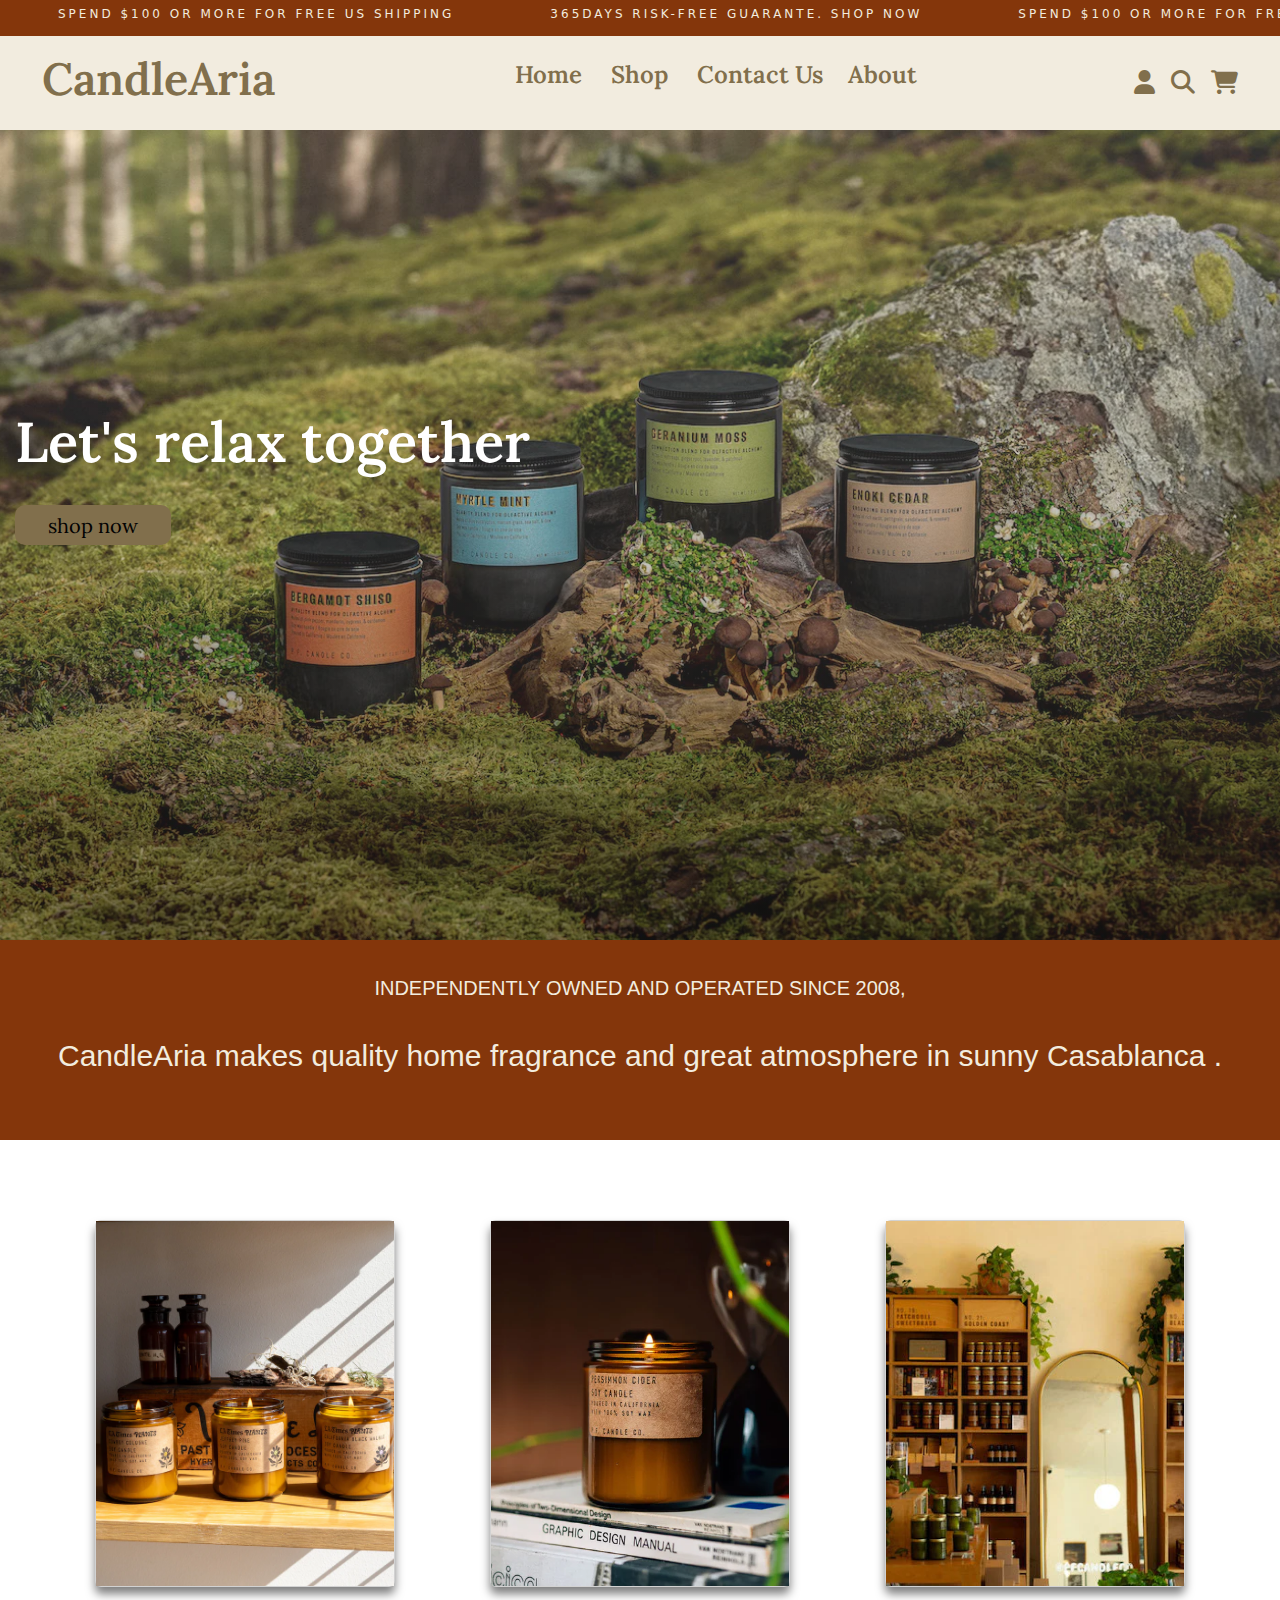
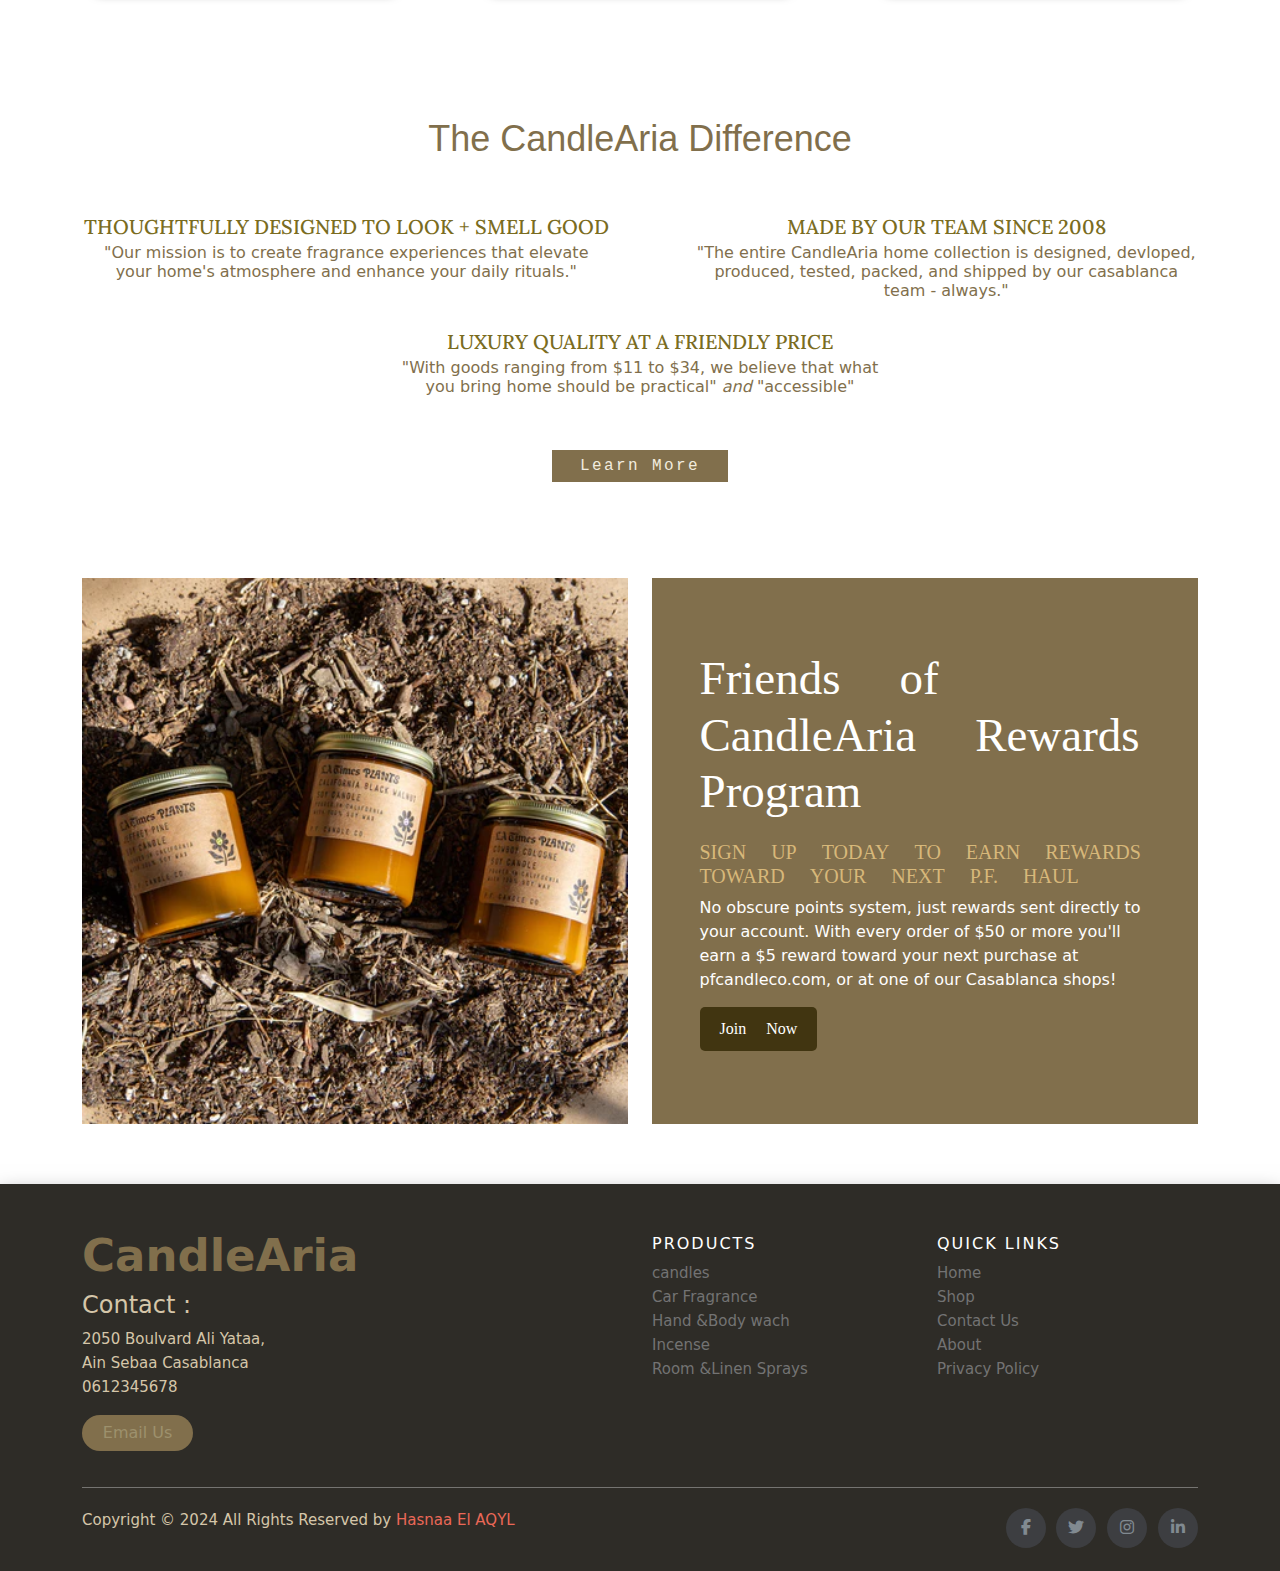
<file: index.html>
<!DOCTYPE html>
<html lang="en">
<head>
    <meta charset="UTF-8">
    <meta name="viewport" content="width=device-width, initial-scale=1.0">
    <title>Document</title>
    <link rel="stylesheet" href="candle.css">
    <link rel="preconnect" href="https://fonts.googleapis.com">
    <link rel="preconnect" href="https://fonts.gstatic.com" crossorigin>
    <link href="https://fonts.googleapis.com/css2?family=Barlow+Condensed:wght@300&family=DM+Serif+Display&family=Lora&display=swap" rel="stylesheet">
    <link rel="stylesheet" href="https://cdnjs.cloudflare.com/ajax/libs/font-awesome/6.5.1/css/all.min.css">
    <link rel="stylesheet" href="bootstrap/css/bootstrap.min.css">
    <script defer src="bootstrap/js/bootstrap.min.js"></script>
    <link rel="stylesheet" href="https://unpkg.com/boxicons@latest/css/boxicons.min.css">
</head>
</head>
<body>
    <div class="text-wrapper">
        <h1 class="text">spend $100 or more for free US shipping</h1>
        <h1 class="text">365days risk-free guarante. Shop Now</h1>
        <h1 class="text">spend $100 or more for free US shipping</h1>
        <h1 class="text">365days risk-free guarante. Shop Now</h1>
        <h1 class="text">spend $100 or more for free US shipping</h1>
        <h1 class="text">365days risk-free guarante. Shop Now</h1>
    </div>

    <!--------------------------------- nav-bar section ----------------------------------------->

    <div class="container-1">
        <div class="nav-bar">
            <div style="position: relative;">
                <h1 class="logo">CandleAria</h1>
            </div>
            <ul class="menu">
                <li><a class="nav-link"  href="#">Home</a></li>
                <li class="deroulant">
                    <a class="nav-link" href="#">Shop</a>
                    <ul class="sous">
                        <li><a href="products.html">candles</a></li>
                        <li><a href="carFragrance.html">Car Fragrance</a></li>
                        <li><a href="BodyWash.html">Hand &Body wash</a></li>
                        <li><a href="Incense.html">Incense</a></li>
                        <li><a href="Room.html">Room &Linen Sprays</a></li>
                    </ul>
                </li>
                <li><a class="nav-link" href="contact.html">Contact Us</a>
                <li><a class="nav-link" href="#about-us">About</a>
                </li>
            </ul>  
            <div class="info">
                <a href="contact.html"><i class="fa-solid fa-user"></i></a>
                <a href="#"><i class="fa fa-search" aria-hidden="true"></i></a>
                <a href="products.html"><i class="fa-solid fa-cart-shopping"></i></a>
            </div>
        </div>
        <div class="home">
            <p class="title-1"> Let's relax together </p>
            <button>shop now</button>
        </div> 
    </div>
    <main> 
        <div class="section">
            <h6>INDEPENDENTLY OWNED AND OPERATED SINCE 2008,</h6>
            <p>CandleAria makes quality home fragrance and great atmosphere in sunny Casablanca .</p>
        </div>
    </main>

    <!--------------------------------- image product section ----------------------------------------->

    <div class="wrapper">
        <div class="card">
            <img src="image/photo_1.webp" alt="img-1">
            <div class="info">
                <h1>What's New</h1>
                <p>Explore + shop our latest releases,
                    including the new Alchemy collection and our seasonal scents!</p>
                <a href="products.html" class="btn">SHOP NOW</a>
            </div>
        </div>

        <div class="card">
            <img src="image/photo_2.webp" alt="img-1">
            <div class="info">
                <h1>It's Candle Season</h1>
                <p>Grab your faves or try something new with these bundles</p>
                <a href="products.html" class="btn">SHOP NOW</a>
            </div>
        </div>

        <div class="card">
            <img src="image/photo-3.webp" alt="img-1">
            <div class="info">
                <h1>Visit Our Casablanca Store</h1>
                <p>Something smells good and it's definitely us - or at least our brick + mortar shops.</p>
                <a href="#" class="btn">EXPLORE NOW</a>
            </div>
        </div>
    </div>
<!------------------------content section---------------------->
    <div class="content-section">
        <section class="content-columns">
            <header>
                <div class="section-title">
                    <h1>The CandleAria Difference</h1>
                </div>
            </header>
            <div class="content">
                <div class="column">
                    <h2>Thoughtfully designed to look + smell good</h2>
                    <h3>
                        <p>
                            "Our mission is to create fragrance experiences that elevate your 
                            home's atmosphere and enhance your daily rituals."
                        </p>
                    </h3>
                </div>
                <div class="column">
                    <h2>Made by our team since 2008</h2>
                    <h3>
                        <p>
                            "The entire CandleAria  home collection is designed, devloped, produced,
                            tested, packed, and shipped by our casablanca team - always."
                        </p>
                    </h3>
                </div>
                <div class="column">
                    <h2>Luxury quality at a friendly price</h2>
                    <h3>
                        <p>
                            "With goods ranging from $11 to $34, we believe that what you bring home 
                            should be practical"
                            <em>and</em>
                            "accessible"
                        </p>
                    </h3>
                </div>
            </div>
            <center>
                <a href="team.html" class="button-content">Learn More</a>
            </center>
        </section>
    </div>

    <!--------------------------------- about section section ----------------------------------------->
    
    <div class="container-lg" id="about-us">
        <div class="row">
            <div class="col-6">
                <img src="image/join-1.webp" alt="" id="img8">
            </div>
            <div class="col-6">
                <div class="sec-text">
                    <div class="row justify-content-center align-content-center h-100">
                        <div class="col-10">
                            <h2 class="titre">Friends of CandleAria Rewards Program</h2>
                            <h5 id="h5">SIGN UP TODAY TO EARN REWARDS TOWARD YOUR NEXT P.F. HAUL</h5>
                            <p>No obscure points system, just rewards sent directly to your account.
                                With every order of $50 or more you'll earn a $5 reward toward your 
                                next purchase at pfcandleco.com, or at one of our Casablanca shops!</p>
                                <a href="contact.html" class="about-btn">Join Now</a>
                        </div>
                    </div>
                </div>
            </div>
        </div>
    </div>

    <!--------------------------------- footer section ----------------------------------------->

    <footer class="site-footer">
        <div class="container">
            <div class="row">
                <div class="col-sm-12 col-md-6">
                    <div class="footer__addr">
                        <h1 class="footer_logo">CandleAria</h1>
                        <h4>Contact :</h4>
                        <address>
                            <p>2050 Boulvard Ali Yataa, <br>Ain Sebaa Casablanca  <br> 0612345678</p>
                            <a class="footer__btn" href="contact.html">Email Us</a>
                        </address>
                    </div>
                </div>
                <div class="col-6 col-md-3">
                    <h6>Products</h6>
                    <ul class="footer-links ">
                        <li><a href="products.html">candles</a></li>
                        <li><a href="carFragrance.html">Car Fragrance</a></li>
                        <li><a href="BodyWash.html">Hand &Body wach</a></li>
                        <li><a href="Incense.html">Incense</a></li>
                        <li><a href="Room.html">Room &Linen Sprays</a></li>
                    </ul>
                </div>
                <div class="col-6 col-md-3">
                    <h6>Quick Links</h6>
                    <ul class="footer-links">
                        <li><a href="index.html">Home</a></li>
                        <li><a href="products.html">Shop</a></li>
                        <li><a href="contact.html">Contact Us</a></li>
                        <li><a href="#">About</a></li>
                        <li><a href="#">Privacy Policy</a></li>
                    </ul>
                </div>
            </div>
                <hr class="small">
                </div>

                <div class="container">
                <div class="row">
                    <div class="col-md-8 col-sm-6 col-12">
                        <p class="copyright-text">Copyright © 2024 All Rights Reserved by
                        <a href="#"><span class="logo">Hasnaa El AQYL</span></a>
                        </p>
                    </div>
                <div class="col-md-4 col-sm-6 col-12">
                    <ul class="social-icons">
                        <li><a class="facebook" href="#"><i class="fab fa-facebook-f"></i></a></li>
                        <li><a class="twitter" href="#"><i class="fab fa-twitter"></i></a></li>
                        <li><a class="instagram" href="#"><i class="fab fa-instagram"></i></a></li>
                        <li><a class="linkedin" href="#"><i class="fab fa-linkedin-in"></i></a></li>
                    </ul>
                </div>
            </div>
        </div>
        </footer>

</body>
</html>
</file>
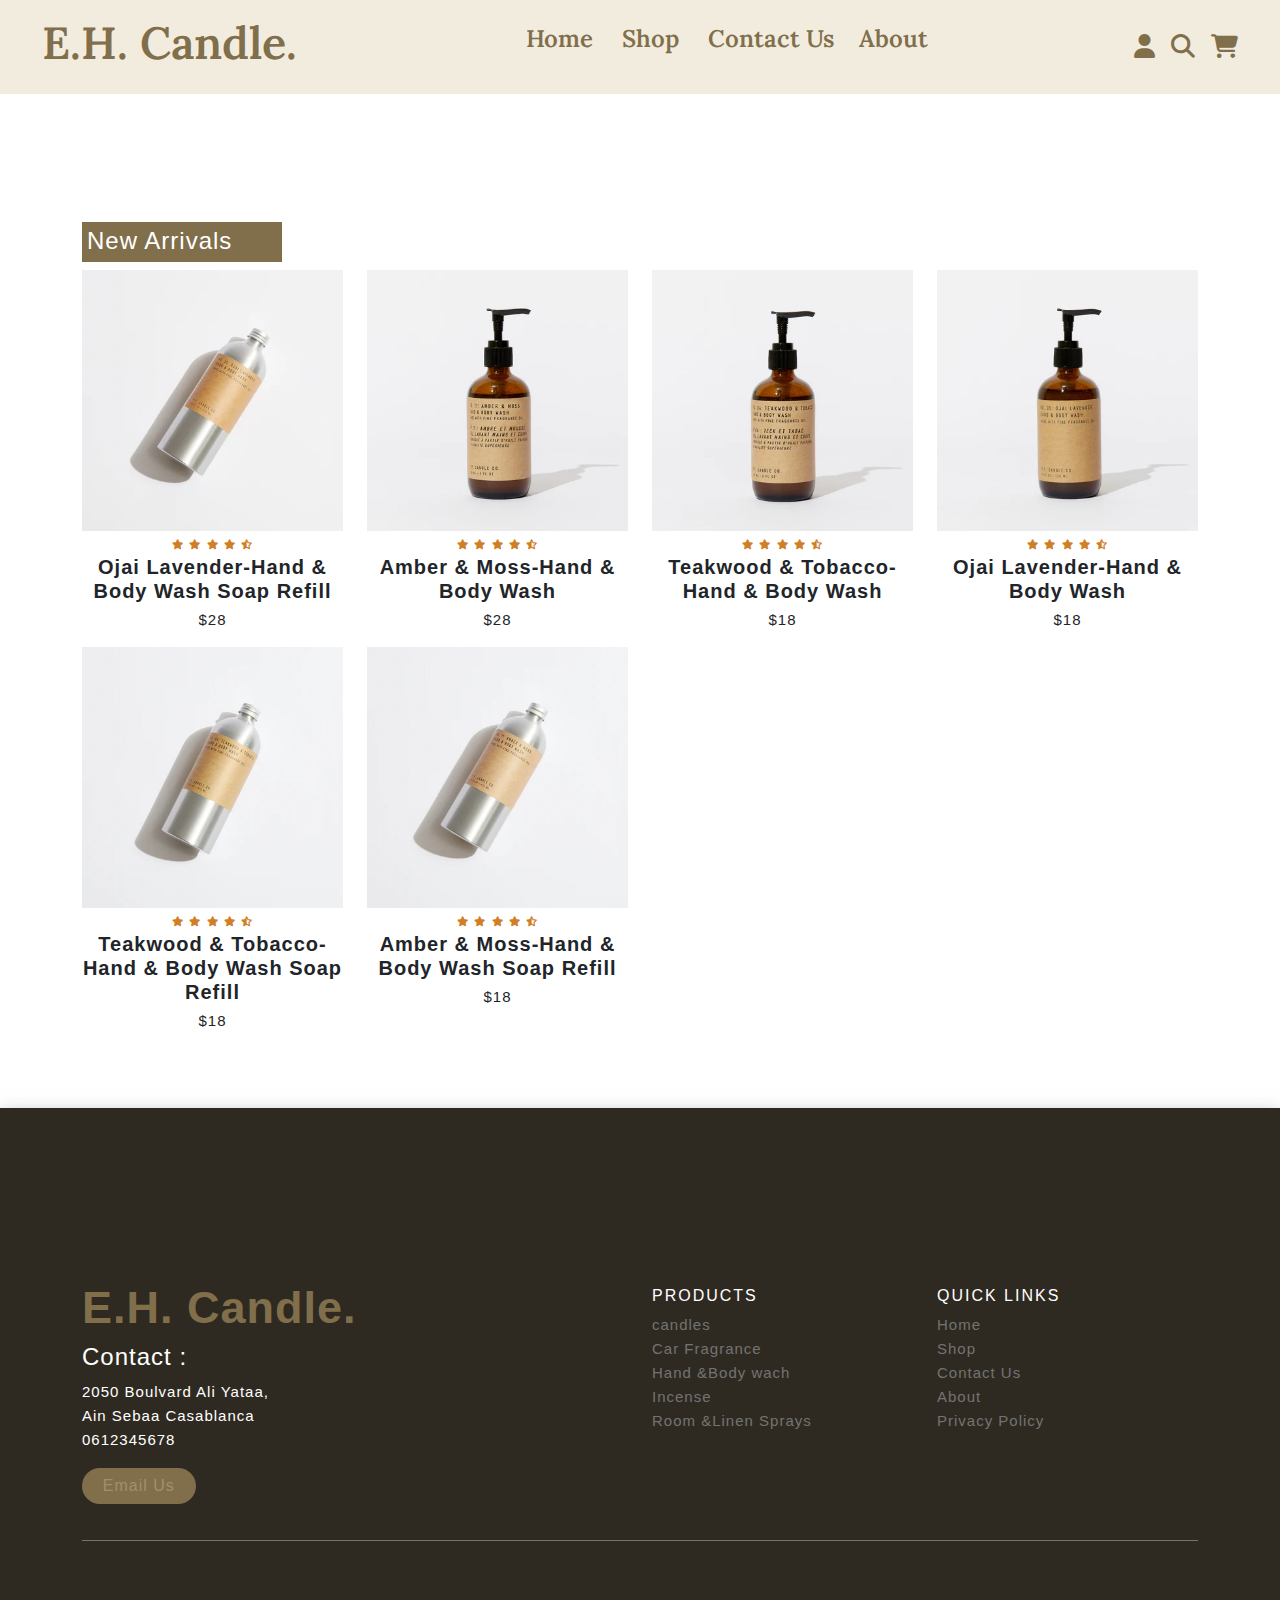
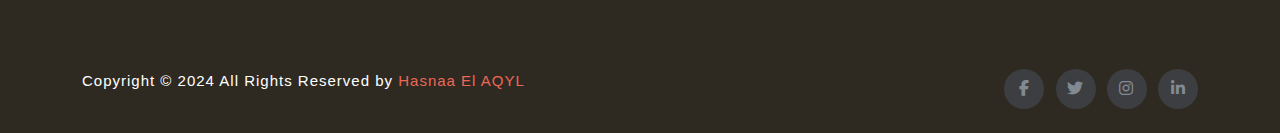
<file: BodyWash.html>
<!DOCTYPE html>
<html lang="en">
<head>
    <meta charset="UTF-8">
    <meta name="viewport" content="width=device-width, initial-scale=1.0">
    <title>Products</title>
    <link rel="stylesheet" href="products.css">
    <link href="https://fonts.googleapis.com/css2?family=Barlow+Condensed:wght@300&family=DM+Serif+Display&family=Lora&display=swap" rel="stylesheet">
    <link rel="stylesheet" href="https://cdnjs.cloudflare.com/ajax/libs/font-awesome/6.5.1/css/all.min.css">
    <link rel="stylesheet" href="bootstrap/css/bootstrap.min.css">
    <script defer src="bootstrap/js/bootstrap.min.js"></script>
    <link rel="stylesheet" href="https://unpkg.com/boxicons@latest/css/boxicons.min.css">
</head>
<body>
    <div class="container-1">
        <div class="nav-bar">
            <div style="position: relative;">
                <h1 class="logo">E.H. Candle. </h1>
            </div>
            <ul class="menu">
                <li><a class="nav-link" href="index.html">Home</a></li>
                <li class="deroulant">
                    <a class="nav-link" href="#">Shop</a>
                <ul class="sous">
                    <li><a href="products.html">Candles</a></li>
                    <li><a href="carFragrance.html">Car Fragrance</a></li>
                    <li><a href="Incense.html">Incense</a></li>
                    <li><a href="Room.html">Room &Linen Sprays</a></li>
                </ul>
                </li>
                <li><a class="nav-link" href="">Contact Us</a>
                <li><a class="nav-link" href="">About</a>
                </li>
            </ul>  
            <div class="info">
                <a href=""><i class="fa-solid fa-user"></i></a>
                <a href=""><i class="fa fa-search" aria-hidden="true"></i></a>
                <a href=""><i class="fa-solid fa-cart-shopping"></i></a>
            </div>
        </div>

<!--------------------------background image------------------------------------------------------------>

    <!-- <div class="home">
        <div class="sectionHeader">
            <img src="https://pfcandleco.com/cdn/shop/files/All-Candles-Collection-Banner-1560x_1600x.jpg?v=1685050907" alt="img">
        </div>
        <div class="container">
            <div class="textSection">
                <h5></h5>
                <div class="text"></div>
            </div>
        </div>
    </div> -->


<!-- --------------------------------------------------------------------------------------- -->

<div class="container">
    <h2>New Arrivals</h2>
    <div class="row">
        <div class="col-md-3">
            <div class="product-top">
                <img src="image/prd_23.webp" alt="">
                <div class="overlay">
                    <button type="button" class="btn btn-secondary" title="Quick shop">
                        <i class="fa fa-eye"></i>
                    </button>
                    <button type="button" class="btn btn-secondary" title="Add to Wishlist">
                        <i class="fa fa-heart"></i>
                    </button>
                    <button type="button" class="btn btn-secondary" title="Add to Cart">
                        <i class="fa fa-shopping-cart"></i>
                    </button>
                </div>
            </div>
            <div class="product-bottom text-center">
                <i class="fa -solid fa-star" aria-hidden="true"></i>
                <i class="fa -solid fa-star" aria-hidden="true"></i>
                <i class="fa -solid fa-star" aria-hidden="true"></i>
                <i class="fa -solid fa-star" aria-hidden="true"></i>
                <i class="fa -solid fa-star-half-stroke" aria-hidden="true"></i>
                <h3>Ojai Lavender-Hand & Body Wash Soap Refill</h3>
                <h5>$28</h5>
            </div>
        </div>

        <div class="col-md-3">
            <div class="product-top">
                <img src="image/prd_24.webp" alt="">
                <div class="overlay">
                    <button type="button" class="btn btn-secondary" title="Quick shop">
                        <i class="fa fa-eye"></i>
                    </button>
                    <button type="button" class="btn btn-secondary" title="Add to Wishlist">
                        <i class="fa fa-heart"></i>
                    </button>
                    <button type="button" class="btn btn-secondary" title="Add to Cart">
                        <i class="fa fa-shopping-cart"></i>
                    </button>
                </div>
            </div>
            <div class="product-bottom text-center">
                <i class="fa -solid fa-star" aria-hidden="true"></i>
                <i class="fa -solid fa-star" aria-hidden="true"></i>
                <i class="fa -solid fa-star" aria-hidden="true"></i>
                <i class="fa -solid fa-star" aria-hidden="true"></i>
                <i class="fa -solid fa-star-half-stroke" aria-hidden="true"></i>
                <h3>Amber & Moss-Hand & Body Wash</h3>
                <h5>$28</h5>
            </div>
        </div>

        <div class="col-md-3">
            <div class="product-top">
                <img src="image/prd_25.webp" alt="">
                <div class="overlay">
                    <button type="button" class="btn btn-secondary" title="Quick shop">
                        <i class="fa fa-eye"></i>
                    </button>
                    <button type="button" class="btn btn-secondary" title="Add to Wishlist">
                        <i class="fa fa-heart"></i>
                    </button>
                    <button type="button" class="btn btn-secondary" title="Add to Cart">
                        <i class="fa fa-shopping-cart"></i>
                    </button>
                </div>
            </div>
            <div class="product-bottom text-center">
                <i class="fa -solid fa-star" aria-hidden="true"></i>
                <i class="fa -solid fa-star" aria-hidden="true"></i>
                <i class="fa -solid fa-star" aria-hidden="true"></i>
                <i class="fa -solid fa-star" aria-hidden="true"></i>
                <i class="fa -solid fa-star-half-stroke" aria-hidden="true"></i>
                <h3>Teakwood & Tobacco-Hand & Body Wash</h3>
                <h5>$18</h5>
            </div>
        </div>

        <div class="col-md-3">
            <div class="product-top">
                <img src="image/prd_26.webp" alt="">
                <div class="overlay">
                    <button type="button" class="btn btn-secondary" title="Quick shop">
                        <i class="fa fa-eye"></i>
                    </button>
                    <button type="button" class="btn btn-secondary" title="Add to Wishlist">
                        <i class="fa fa-heart"></i>
                    </button>
                    <button type="button" class="btn btn-secondary" title="Add to Cart">
                        <i class="fa fa-shopping-cart"></i>
                    </button>
                </div>
            </div>
            <div class="product-bottom text-center">
                <i class="fa -solid fa-star" aria-hidden="true"></i>
                <i class="fa -solid fa-star" aria-hidden="true"></i>
                <i class="fa -solid fa-star" aria-hidden="true"></i>
                <i class="fa -solid fa-star" aria-hidden="true"></i>
                <i class="fa -solid fa-star-half-stroke" aria-hidden="true"></i>
                <h3>Ojai Lavender-Hand & Body Wash</h3>
                <h5>$18</h5>
            </div>
        </div>
        <div class="col-md-3">
            <div class="product-top">
                <img src="image/prd_27.webp" alt="">
                <div class="overlay">
                    <button type="button" class="btn btn-secondary" title="Quick shop">
                        <i class="fa fa-eye"></i>
                    </button>
                    <button type="button" class="btn btn-secondary" title="Add to Wishlist">
                        <i class="fa fa-heart"></i>
                    </button>
                    <button type="button" class="btn btn-secondary" title="Add to Cart">
                        <i class="fa fa-shopping-cart"></i>
                    </button>
                </div>
            </div>
            <div class="product-bottom text-center">
                <i class="fa -solid fa-star" aria-hidden="true"></i>
                <i class="fa -solid fa-star" aria-hidden="true"></i>
                <i class="fa -solid fa-star" aria-hidden="true"></i>
                <i class="fa -solid fa-star" aria-hidden="true"></i>
                <i class="fa -solid fa-star-half-stroke" aria-hidden="true"></i>
                <h3>Teakwood & Tobacco-Hand & Body Wash Soap Refill</h3>
                <h5>$18</h5>
            </div>
        </div>
        <div class="col-md-3">
            <div class="product-top">
                <img src="image/prd_28.webp" alt="">
                <div class="overlay">
                    <button type="button" class="btn btn-secondary" title="Quick shop">
                        <i class="fa fa-eye"></i>
                    </button>
                    <button type="button" class="btn btn-secondary" title="Add to Wishlist">
                        <i class="fa fa-heart"></i>
                    </button>
                    <button type="button" class="btn btn-secondary" title="Add to Cart">
                        <i class="fa fa-shopping-cart"></i>
                    </button>
                </div>
            </div>
            <div class="product-bottom text-center">
                <i class="fa -solid fa-star" aria-hidden="true"></i>
                <i class="fa -solid fa-star" aria-hidden="true"></i>
                <i class="fa -solid fa-star" aria-hidden="true"></i>
                <i class="fa -solid fa-star" aria-hidden="true"></i>
                <i class="fa -solid fa-star-half-stroke" aria-hidden="true"></i>
                <h3>Amber & Moss-Hand & Body Wash Soap Refill</h3>
                <h5>$18</h5>
            </div>
        </div>
    </div>
    </div>
</div>

<!-------------------------------------------------------------------------------------------->
<footer class="site-footer">
    <div class="container">
        <div class="row">
            <div class="col-sm-12 col-md-6">
                <div class="footer__addr">
                    <h1 class="footer_logo">E.H. Candle.</h1>
                    <h4>Contact :</h4>
                    <address>
                        <p>2050 Boulvard Ali Yataa, <br>Ain Sebaa Casablanca  <br> 0612345678</p>
                        <a class="footer__btn" href="#">Email Us</a>
                    </address>
                </div>
            </div>
            <div class="col-6 col-md-3">
                <h6>Products</h6>
                <ul class="footer-links ">
                    <li><a href="products.html">candles</a></li>
                    <li><a href="Car.html">Car Fragrance</a></li>
                    <li><a href="HandWash.html">Hand &Body wach</a></li>
                    <li><a href="Incense.html">Incense</a></li>
                    <li><a href="Room.html">Room &Linen Sprays</a></li>
                </ul>
            </div>
            <div class="col-6 col-md-3">
                <h6>Quick Links</h6>
                <ul class="footer-links">
                    <li><a href="#">Home</a></li>
                    <li><a href="#">Shop</a></li>
                    <li><a href="#">Contact Us</a></li>
                    <li><a href="#">About</a></li>
                    <li><a href="#">Privacy Policy</a></li>
                </ul>
            </div>
        </div>
            <hr class="small">
            </div>

            <div class="container">
            <div class="row">
                <div class="col-md-8 col-sm-6 col-12">
                    <p class="copyright-text">Copyright © 2024 All Rights Reserved by
                    <a href="#"><span class="logo">Hasnaa El AQYL</span></a>
                    </p>
                </div>
            <div class="col-md-4 col-sm-6 col-12">
                <ul class="social-icons">
                    <li><a class="facebook" href="#"><i class="fab fa-facebook-f"></i></a></li>
                    <li><a class="twitter" href="#"><i class="fab fa-twitter"></i></a></li>
                    <li><a class="instagram" href="#"><i class="fab fa-instagram"></i></a></li>
                    <li><a class="linkedin" href="#"><i class="fab fa-linkedin-in"></i></a></li>
                </ul>
            </div>
        </div>
    </div>
    </footer>


</body>
</html>
</file>
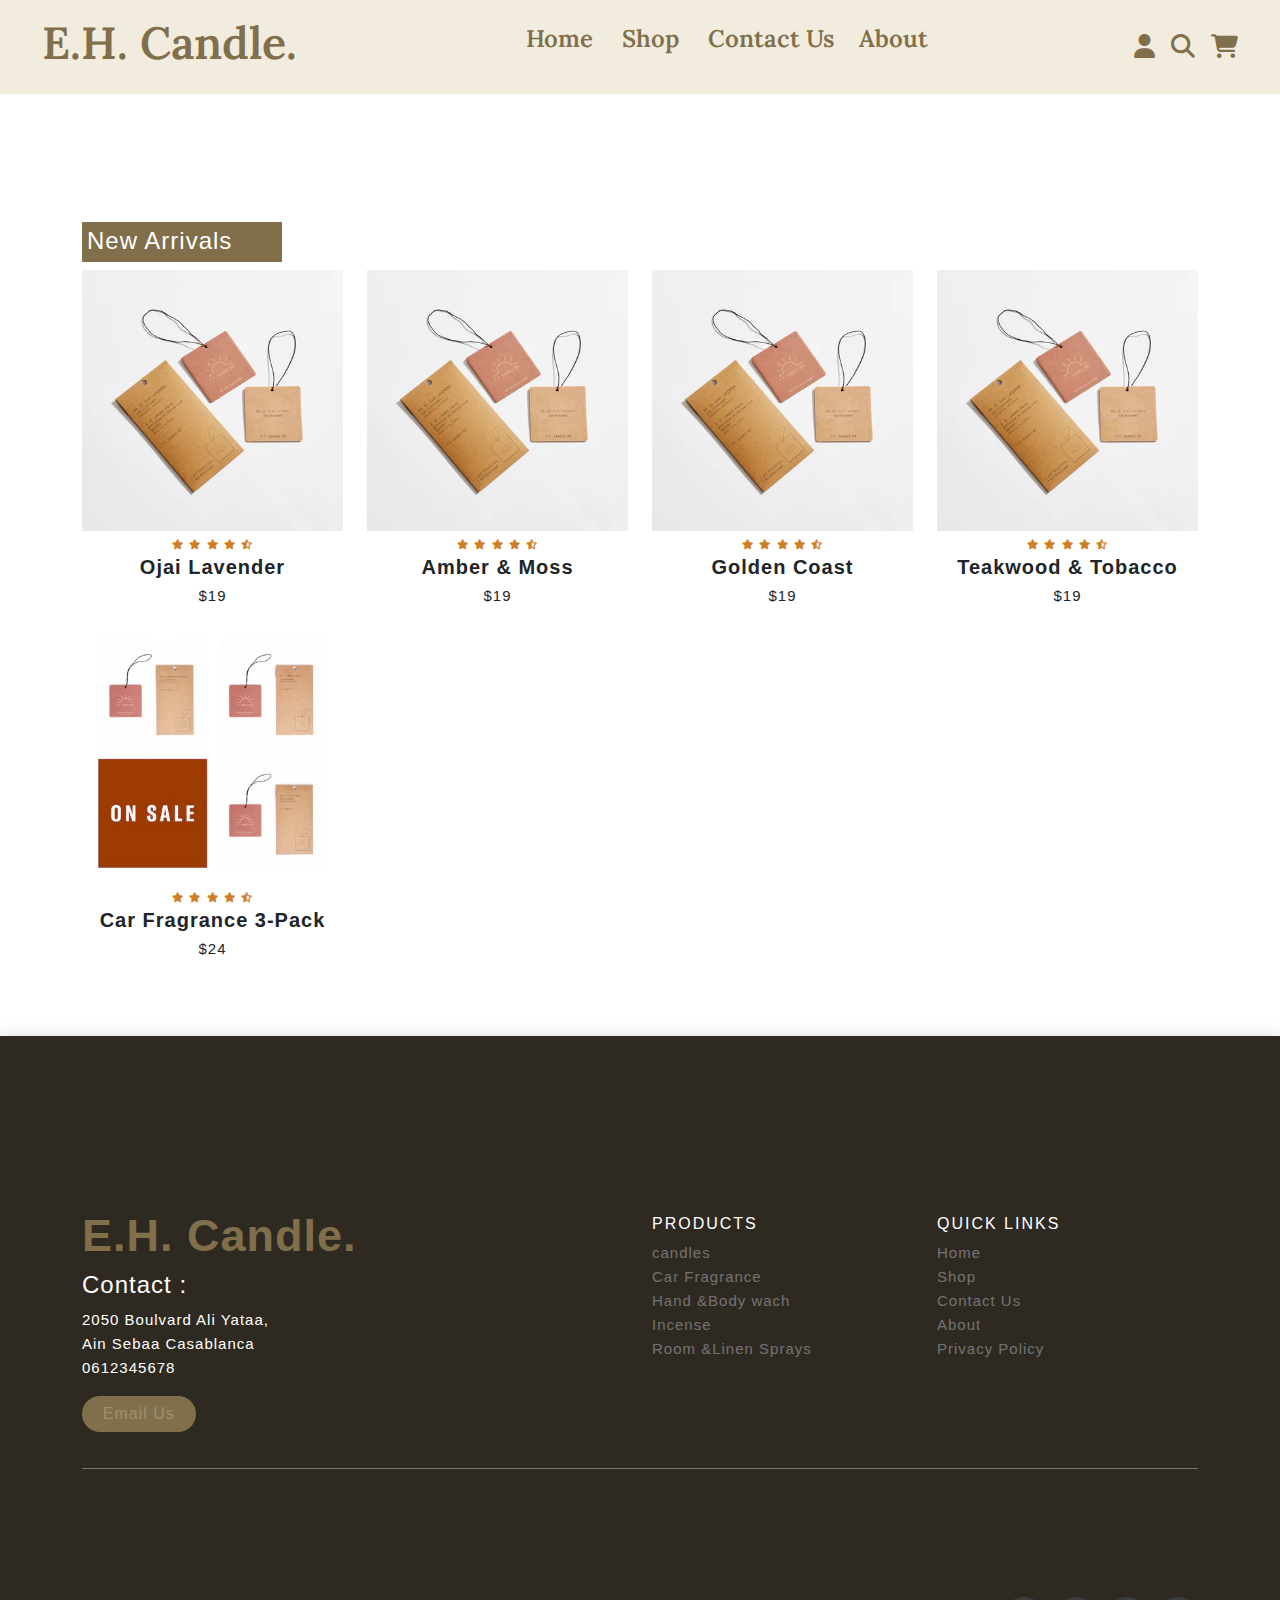
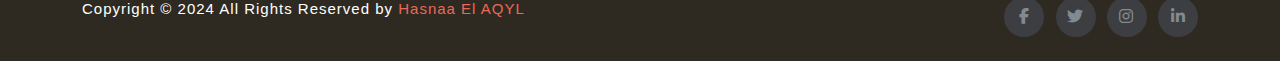
<file: carFragrance.html>
<!DOCTYPE html>
<html lang="en">
<head>
    <meta charset="UTF-8">
    <meta name="viewport" content="width=device-width, initial-scale=1.0">
    <title>Products</title>
    <link rel="stylesheet" href="products.css">
    <link href="https://fonts.googleapis.com/css2?family=Barlow+Condensed:wght@300&family=DM+Serif+Display&family=Lora&display=swap" rel="stylesheet">
    <link rel="stylesheet" href="https://cdnjs.cloudflare.com/ajax/libs/font-awesome/6.5.1/css/all.min.css">
    <link rel="stylesheet" href="bootstrap/css/bootstrap.min.css">
    <script defer src="bootstrap/js/bootstrap.min.js"></script>
    <link rel="stylesheet" href="https://unpkg.com/boxicons@latest/css/boxicons.min.css">
</head>
<body>
    <div class="container-1">
        <div class="nav-bar">
            <div style="position: relative;">
                <h1 class="logo">E.H. Candle. </h1>
            </div>
            <ul class="menu">
                <li><a class="nav-link" href="index.html">Home</a></li>
                <li class="deroulant">
                    <a class="nav-link" href="#">Shop</a>
                <ul class="sous">
                    <li><a href="products.html">candles</a></li>
                    <li><a href="BodyWash.html">Hand &Body wash</a></li>
                    <li><a href="Incense.html">Incense</a></li>
                    <li><a href="Room.html">Room &Linen Sprays</a></li>
                </ul>
                </li>
                <li><a class="nav-link" href="">Contact Us</a>
                <li><a class="nav-link" href="">About</a>
                </li>
            </ul>  
            <div class="info">
                <a href=""><i class="fa-solid fa-user"></i></a>
                <a href=""><i class="fa fa-search" aria-hidden="true"></i></a>
                <a href=""><i class="fa-solid fa-cart-shopping"></i></a>
            </div>
        </div>

<!--------------------------background image------------------------------------------------------------>

    <!-- <div class="home">
        <div class="sectionHeader">
            <img src="https://pfcandleco.com/cdn/shop/files/All-Candles-Collection-Banner-1560x_1600x.jpg?v=1685050907" alt="img">
        </div>
        <div class="container">
            <div class="textSection">
                <h5></h5>
                <div class="text"></div>
            </div>
        </div>
    </div> -->


<!-- --------------------------------------------------------------------------------------- -->

    <div class="container">
        <h2>New Arrivals</h2>
        <div class="row">
            <div class="col-md-3">
                <div class="product-top">
                    <img src="image/prd_21.webp" alt="">
                    <div class="overlay">
                        <button type="button" class="btn btn-secondary" title="Quick shop">
                            <i class="fa fa-eye"></i>
                        </button>
                        <button type="button" class="btn btn-secondary" title="Add to Wishlist">
                            <i class="fa fa-heart"></i>
                        </button>
                        <button type="button" class="btn btn-secondary" title="Add to Cart">
                            <i class="fa fa-shopping-cart"></i>
                        </button>
                    </div>
                </div>
                <div class="product-bottom text-center">
                    <i class="fa -solid fa-star" aria-hidden="true"></i>
                    <i class="fa -solid fa-star" aria-hidden="true"></i>
                    <i class="fa -solid fa-star" aria-hidden="true"></i>
                    <i class="fa -solid fa-star" aria-hidden="true"></i>
                    <i class="fa -solid fa-star-half-stroke" aria-hidden="true"></i>
                    <h3>Ojai Lavender</h3>
                    <h5>$19</h5>
                </div>
            </div>

            <div class="col-md-3">
                <div class="product-top">
                    <img src="image/prd_21.webp" alt="">
                    <div class="overlay">
                        <button type="button" class="btn btn-secondary" title="Quick shop">
                            <i class="fa fa-eye"></i>
                        </button>
                        <button type="button" class="btn btn-secondary" title="Add to Wishlist">
                            <i class="fa fa-heart"></i>
                        </button>
                        <button type="button" class="btn btn-secondary" title="Add to Cart">
                            <i class="fa fa-shopping-cart"></i>
                        </button>
                    </div>
                </div>
                <div class="product-bottom text-center">
                    <i class="fa -solid fa-star" aria-hidden="true"></i>
                    <i class="fa -solid fa-star" aria-hidden="true"></i>
                    <i class="fa -solid fa-star" aria-hidden="true"></i>
                    <i class="fa -solid fa-star" aria-hidden="true"></i>
                    <i class="fa -solid fa-star-half-stroke" aria-hidden="true"></i>
                    <h3>Amber & Moss</h3>
                    <h5>$19</h5>
                </div>
            </div>

            <div class="col-md-3">
                <div class="product-top">
                    <img src="image/prd_21.webp" alt="">
                    <div class="overlay">
                        <button type="button" class="btn btn-secondary" title="Quick shop">
                            <i class="fa fa-eye"></i>
                        </button>
                        <button type="button" class="btn btn-secondary" title="Add to Wishlist">
                            <i class="fa fa-heart"></i>
                        </button>
                        <button type="button" class="btn btn-secondary" title="Add to Cart">
                            <i class="fa fa-shopping-cart"></i>
                        </button>
                    </div>
                </div>
                <div class="product-bottom text-center">
                    <i class="fa -solid fa-star" aria-hidden="true"></i>
                    <i class="fa -solid fa-star" aria-hidden="true"></i>
                    <i class="fa -solid fa-star" aria-hidden="true"></i>
                    <i class="fa -solid fa-star" aria-hidden="true"></i>
                    <i class="fa -solid fa-star-half-stroke" aria-hidden="true"></i>
                    <h3>Golden Coast</h3>
                    <h5>$19</h5>
                </div>
            </div>

            <div class="col-md-3">
                <div class="product-top">
                    <img src="image/prd_21.webp" alt="">
                    <div class="overlay">
                        <button type="button" class="btn btn-secondary" title="Quick shop">
                            <i class="fa fa-eye"></i>
                        </button>
                        <button type="button" class="btn btn-secondary" title="Add to Wishlist">
                            <i class="fa fa-heart"></i>
                        </button>
                        <button type="button" class="btn btn-secondary" title="Add to Cart">
                            <i class="fa fa-shopping-cart"></i>
                        </button>
                    </div>
                </div>
                <div class="product-bottom text-center">
                    <i class="fa -solid fa-star" aria-hidden="true"></i>
                    <i class="fa -solid fa-star" aria-hidden="true"></i>
                    <i class="fa -solid fa-star" aria-hidden="true"></i>
                    <i class="fa -solid fa-star" aria-hidden="true"></i>
                    <i class="fa -solid fa-star-half-stroke" aria-hidden="true"></i>
                    <h3>Teakwood & Tobacco</h3>
                    <h5>$19</h5>
                </div>
            </div>
            <div class="col-md-3">
                <div class="product-top">
                    <img src="image/prd_22.webp" alt="">
                    <div class="overlay">
                        <button type="button" class="btn btn-secondary" title="Quick shop">
                            <i class="fa fa-eye"></i>
                        </button>
                        <button type="button" class="btn btn-secondary" title="Add to Wishlist">
                            <i class="fa fa-heart"></i>
                        </button>
                        <button type="button" class="btn btn-secondary" title="Add to Cart">
                            <i class="fa fa-shopping-cart"></i>
                        </button>
                    </div>
                </div>
                <div class="product-bottom text-center">
                    <i class="fa -solid fa-star" aria-hidden="true"></i>
                    <i class="fa -solid fa-star" aria-hidden="true"></i>
                    <i class="fa -solid fa-star" aria-hidden="true"></i>
                    <i class="fa -solid fa-star" aria-hidden="true"></i>
                    <i class="fa -solid fa-star-half-stroke" aria-hidden="true"></i>
                    <h3>Car Fragrance 3-Pack</h3>
                    <h5>$24</h5>
                </div>
            </div>
        </div>
        </div>
    </div>

<!-------------------------------------------------------------------------------------------->
<footer class="site-footer">
    <div class="container">
        <div class="row">
            <div class="col-sm-12 col-md-6">
                <div class="footer__addr">
                    <h1 class="footer_logo">E.H. Candle.</h1>
                    <h4>Contact :</h4>
                    <address>
                        <p>2050 Boulvard Ali Yataa, <br>Ain Sebaa Casablanca  <br> 0612345678</p>
                        <a class="footer__btn" href="#">Email Us</a>
                    </address>
                </div>
            </div>
            <div class="col-6 col-md-3">
                <h6>Products</h6>
                <ul class="footer-links ">
                    <li><a href="products.html">candles</a></li>
                    <li><a href="Car.html">Car Fragrance</a></li>
                    <li><a href="HandWash.html">Hand &Body wach</a></li>
                    <li><a href="Incense.html">Incense</a></li>
                    <li><a href="Room.html">Room &Linen Sprays</a></li>
                </ul>
            </div>
            <div class="col-6 col-md-3">
                <h6>Quick Links</h6>
                <ul class="footer-links">
                    <li><a href="#">Home</a></li>
                    <li><a href="#">Shop</a></li>
                    <li><a href="#">Contact Us</a></li>
                    <li><a href="#">About</a></li>
                    <li><a href="#">Privacy Policy</a></li>
                </ul>
            </div>
        </div>
            <hr class="small">
            </div>

            <div class="container">
            <div class="row">
                <div class="col-md-8 col-sm-6 col-12">
                    <p class="copyright-text">Copyright © 2024 All Rights Reserved by
                    <a href="#"><span class="logo">Hasnaa El AQYL</span></a>
                    </p>
                </div>
            <div class="col-md-4 col-sm-6 col-12">
                <ul class="social-icons">
                    <li><a class="facebook" href="#"><i class="fab fa-facebook-f"></i></a></li>
                    <li><a class="twitter" href="#"><i class="fab fa-twitter"></i></a></li>
                    <li><a class="instagram" href="#"><i class="fab fa-instagram"></i></a></li>
                    <li><a class="linkedin" href="#"><i class="fab fa-linkedin-in"></i></a></li>
                </ul>
            </div>
        </div>
    </div>
    </footer>


</body>
</html>
</file>
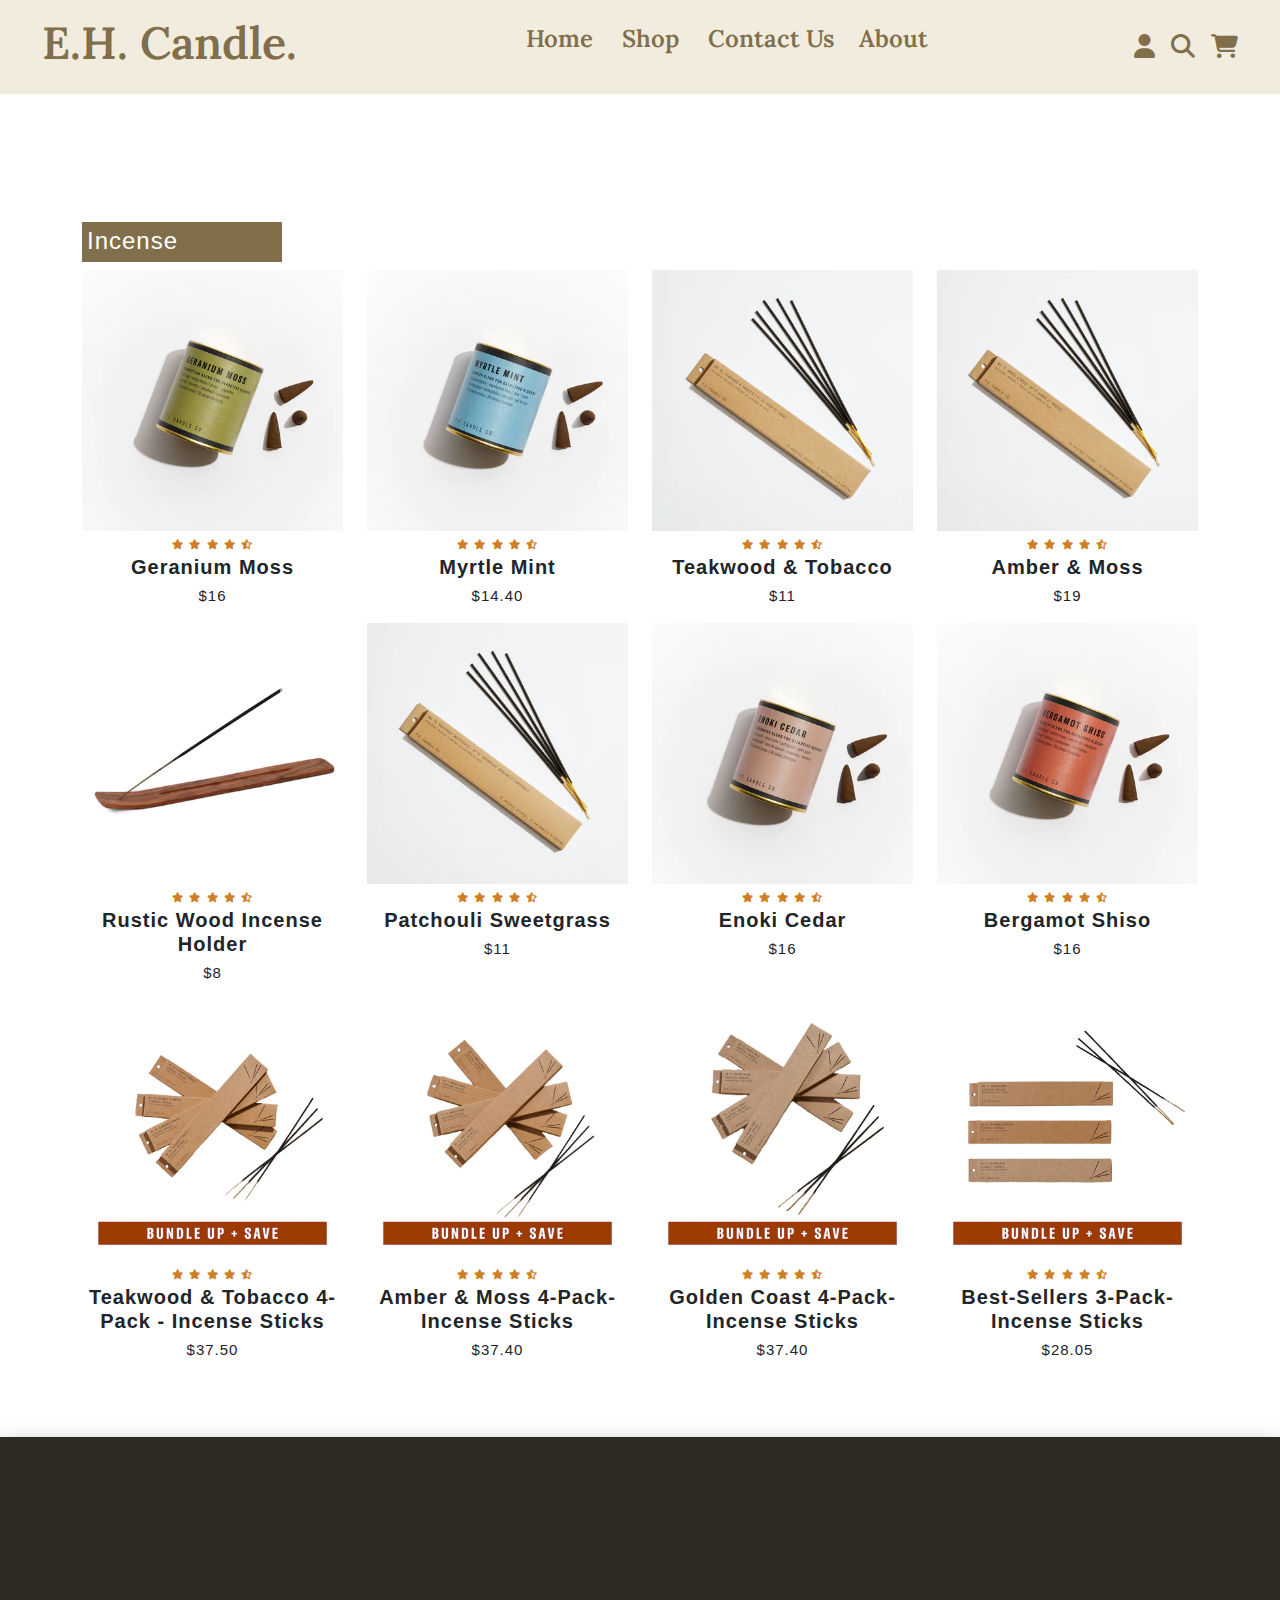
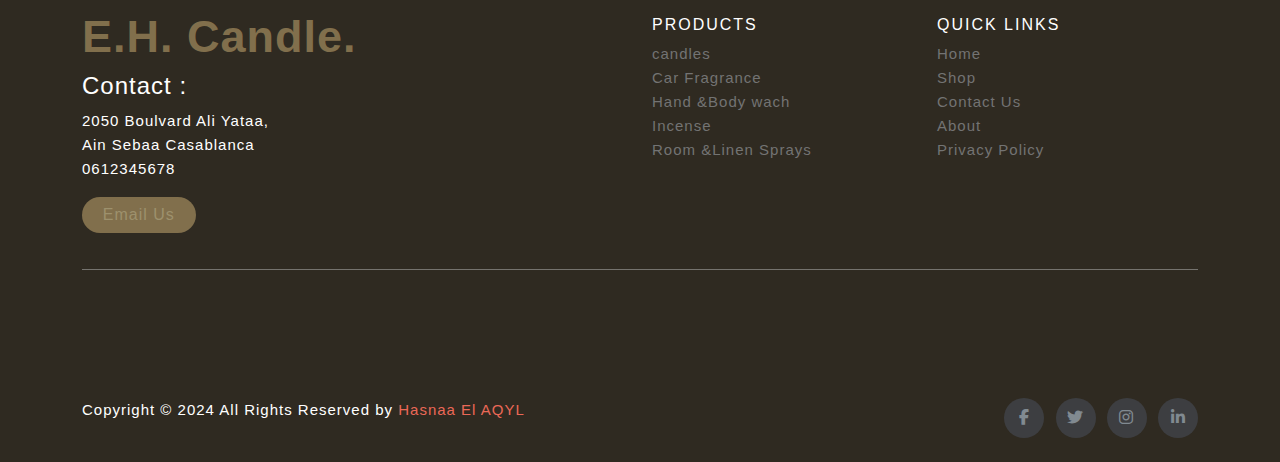
<file: Incense.html>
<!DOCTYPE html>
<html lang="en">
<head>
    <meta charset="UTF-8">
    <meta name="viewport" content="width=device-width, initial-scale=1.0">
    <title>Products</title>
    <link rel="stylesheet" href="products.css">
    <link href="https://fonts.googleapis.com/css2?family=Barlow+Condensed:wght@300&family=DM+Serif+Display&family=Lora&display=swap" rel="stylesheet">
    <link rel="stylesheet" href="https://cdnjs.cloudflare.com/ajax/libs/font-awesome/6.5.1/css/all.min.css">
    <link rel="stylesheet" href="bootstrap/css/bootstrap.min.css">
    <script defer src="bootstrap/js/bootstrap.min.js"></script>
    <link rel="stylesheet" href="https://unpkg.com/boxicons@latest/css/boxicons.min.css">
</head>
<body>
    <div class="container-1">
        <div class="nav-bar">
            <div style="position: relative;">
                <h1 class="logo">E.H. Candle. </h1>
            </div>
            <ul class="menu">
                <li><a class="nav-link" href="index.html">Home</a></li>
                <li class="deroulant">
                    <a class="nav-link" href="#">Shop</a>
                <ul class="sous">
                    <li><a href="products.html">Candles</a></li>
                    <li><a href="carFragrance.html">Car Fragrance</a></li>
                    <li><a href="BodyWash.html">Hand &Body wash</a></li>
                    <li><a href="Room.html">Room &Linen Sprays</a></li>
                </ul>
                </li>
                <li><a class="nav-link" href="">Contact Us</a>
                <li><a class="nav-link" href="">About</a>
                </li>
            </ul>  
            <div class="info">
                <a href=""><i class="fa-solid fa-user"></i></a>
                <a href=""><i class="fa fa-search" aria-hidden="true"></i></a>
                <a href=""><i class="fa-solid fa-cart-shopping"></i></a>
            </div>
        </div>

<!--------------------------background image------------------------------------------------------------>

    <!-- <div class="home">
        <div class="sectionHeader">
            <img src="https://pfcandleco.com/cdn/shop/files/All-Candles-Collection-Banner-1560x_1600x.jpg?v=1685050907" alt="img">
        </div>
        <div class="container">
            <div class="textSection">
                <h5></h5>
                <div class="text"></div>
            </div>
        </div>
    </div> -->


<!-- --------------------------------------------------------------------------------------- -->

    <div class="container">
        <h2>Incense</h2>
        <div class="row">
            <div class="col-md-3">
                <div class="product-top">
                    <img src="image/prd_29.webp" alt="">
                    <div class="overlay">
                        <button type="button" class="btn btn-secondary" title="Quick shop">
                            <i class="fa fa-eye"></i>
                        </button>
                        <button type="button" class="btn btn-secondary" title="Add to Wishlist">
                            <i class="fa fa-heart"></i>
                        </button>
                        <button type="button" class="btn btn-secondary" title="Add to Cart">
                            <i class="fa fa-shopping-cart"></i>
                        </button>
                    </div>
                </div>
                <div class="product-bottom text-center">
                    <i class="fa -solid fa-star" aria-hidden="true"></i>
                    <i class="fa -solid fa-star" aria-hidden="true"></i>
                    <i class="fa -solid fa-star" aria-hidden="true"></i>
                    <i class="fa -solid fa-star" aria-hidden="true"></i>
                    <i class="fa -solid fa-star-half-stroke" aria-hidden="true"></i>
                    <h3>Geranium Moss</h3>
                    <h5>$16</h5>
                </div>
            </div>

            <div class="col-md-3">
                <div class="product-top">
                    <img src="image/prd_30.webp" alt="">
                    <div class="overlay">
                        <button type="button" class="btn btn-secondary" title="Quick shop">
                            <i class="fa fa-eye"></i>
                        </button>
                        <button type="button" class="btn btn-secondary" title="Add to Wishlist">
                            <i class="fa fa-heart"></i>
                        </button>
                        <button type="button" class="btn btn-secondary" title="Add to Cart">
                            <i class="fa fa-shopping-cart"></i>
                        </button>
                    </div>
                </div>
                <div class="product-bottom text-center">
                    <i class="fa -solid fa-star" aria-hidden="true"></i>
                    <i class="fa -solid fa-star" aria-hidden="true"></i>
                    <i class="fa -solid fa-star" aria-hidden="true"></i>
                    <i class="fa -solid fa-star" aria-hidden="true"></i>
                    <i class="fa -solid fa-star-half-stroke" aria-hidden="true"></i>
                    <h3>Myrtle Mint</h3>
                    <h5>$14.40</h5>
                </div>
            </div>

            <div class="col-md-3">
                <div class="product-top">
                    <img src="image/prd_31.webp" alt="">
                    <div class="overlay">
                        <button type="button" class="btn btn-secondary" title="Quick shop">
                            <i class="fa fa-eye"></i>
                        </button>
                        <button type="button" class="btn btn-secondary" title="Add to Wishlist">
                            <i class="fa fa-heart"></i>
                        </button>
                        <button type="button" class="btn btn-secondary" title="Add to Cart">
                            <i class="fa fa-shopping-cart"></i>
                        </button>
                    </div>
                </div>
                <div class="product-bottom text-center">
                    <i class="fa -solid fa-star" aria-hidden="true"></i>
                    <i class="fa -solid fa-star" aria-hidden="true"></i>
                    <i class="fa -solid fa-star" aria-hidden="true"></i>
                    <i class="fa -solid fa-star" aria-hidden="true"></i>
                    <i class="fa -solid fa-star-half-stroke" aria-hidden="true"></i>
                    <h3>
                        Teakwood & Tobacco</h3>
                    <h5>$11</h5>
                </div>
            </div>

            <div class="col-md-3">
                <div class="product-top">
                    <img src="image/prd_32.webp" alt="">
                    <div class="overlay">
                        <button type="button" class="btn btn-secondary" title="Quick shop">
                            <i class="fa fa-eye"></i>
                        </button>
                        <button type="button" class="btn btn-secondary" title="Add to Wishlist">
                            <i class="fa fa-heart"></i>
                        </button>
                        <button type="button" class="btn btn-secondary" title="Add to Cart">
                            <i class="fa fa-shopping-cart"></i>
                        </button>
                    </div>
                </div>
                <div class="product-bottom text-center">
                    <i class="fa -solid fa-star" aria-hidden="true"></i>
                    <i class="fa -solid fa-star" aria-hidden="true"></i>
                    <i class="fa -solid fa-star" aria-hidden="true"></i>
                    <i class="fa -solid fa-star" aria-hidden="true"></i>
                    <i class="fa -solid fa-star-half-stroke" aria-hidden="true"></i>
                    <h3>Amber & Moss</h3>
                    <h5>$19</h5>
                </div>
            </div>
        </div>

        <div class="row">
            <div class="col-md-3">
                <div class="product-top">
                    <img src="image/prd_33.webp" alt="">
                    <div class="overlay">
                        <button type="button" class="btn btn-secondary" title="Quick shop">
                            <i class="fa fa-eye"></i>
                        </button>
                        <button type="button" class="btn btn-secondary" title="Add to Wishlist">
                            <i class="fa fa-heart"></i>
                        </button>
                        <button type="button" class="btn btn-secondary" title="Add to Cart">
                            <i class="fa fa-shopping-cart"></i>
                        </button>
                    </div>
                </div>
                <div class="product-bottom text-center">
                    <i class="fa -solid fa-star" aria-hidden="true"></i>
                    <i class="fa -solid fa-star" aria-hidden="true"></i>
                    <i class="fa -solid fa-star" aria-hidden="true"></i>
                    <i class="fa -solid fa-star" aria-hidden="true"></i>
                    <i class="fa -solid fa-star-half-stroke" aria-hidden="true"></i>
                    <h3>Rustic Wood Incense Holder</h3>
                    <h5>$8</h5>
                </div>
            </div>

            <div class="col-md-3">
                <div class="product-top">
                    <img src="image/prd_34.webp" alt="">
                    <div class="overlay">
                        <button type="button" class="btn btn-secondary" title="Quick shop">
                            <i class="fa fa-eye"></i>
                        </button>
                        <button type="button" class="btn btn-secondary" title="Add to Wishlist">
                            <i class="fa fa-heart"></i>
                        </button>
                        <button type="button" class="btn btn-secondary" title="Add to Cart">
                            <i class="fa fa-shopping-cart"></i>
                        </button>
                    </div>
                </div>
                <div class="product-bottom text-center">
                    <i class="fa -solid fa-star" aria-hidden="true"></i>
                    <i class="fa -solid fa-star" aria-hidden="true"></i>
                    <i class="fa -solid fa-star" aria-hidden="true"></i>
                    <i class="fa -solid fa-star" aria-hidden="true"></i>
                    <i class="fa -solid fa-star-half-stroke" aria-hidden="true"></i>
                    <h3>Patchouli Sweetgrass</h3>
                    <h5>$11</h5>
                </div>
            </div>

            <div class="col-md-3">
                <div class="product-top">
                    <img src="image/prd_35.webp" alt="">
                    <div class="overlay">
                        <button type="button" class="btn btn-secondary" title="Quick shop">
                            <i class="fa fa-eye"></i>
                        </button>
                        <button type="button" class="btn btn-secondary" title="Add to Wishlist">
                            <i class="fa fa-heart"></i>
                        </button>
                        <button type="button" class="btn btn-secondary" title="Add to Cart">
                            <i class="fa fa-shopping-cart"></i>
                        </button>
                    </div>
                </div>
                <div class="product-bottom text-center">
                    <i class="fa -solid fa-star" aria-hidden="true"></i>
                    <i class="fa -solid fa-star" aria-hidden="true"></i>
                    <i class="fa -solid fa-star" aria-hidden="true"></i>
                    <i class="fa -solid fa-star" aria-hidden="true"></i>
                    <i class="fa -solid fa-star-half-stroke" aria-hidden="true"></i>
                    <h3>Enoki Cedar</h3>
                    <h5>$16</h5>
                </div>
            </div>

            <div class="col-md-3">
                <div class="product-top">
                    <img src="image/prd_36.webp" alt="">
                    <div class="overlay">
                        <button type="button" class="btn btn-secondary" title="Quick shop">
                            <i class="fa fa-eye"></i>
                        </button>
                        <button type="button" class="btn btn-secondary" title="Add to Wishlist">
                            <i class="fa fa-heart"></i>
                        </button>
                        <button type="button" class="btn btn-secondary" title="Add to Cart">
                            <i class="fa fa-shopping-cart"></i>
                        </button>
                    </div>
                </div>
                <div class="product-bottom text-center">
                    <i class="fa -solid fa-star" aria-hidden="true"></i>
                    <i class="fa -solid fa-star" aria-hidden="true"></i>
                    <i class="fa -solid fa-star" aria-hidden="true"></i>
                    <i class="fa -solid fa-star" aria-hidden="true"></i>
                    <i class="fa -solid fa-star-half-stroke" aria-hidden="true"></i>
                    <h3>Bergamot Shiso</h3>
                    <h5>$16</h5>
                </div>
            </div>
        </div>

        <div class="row">
            <div class="col-md-3">
                <div class="product-top">
                    <img src="image/prd_37.webp" alt="">
                    <div class="overlay">
                        <button type="button" class="btn btn-secondary" title="Quick shop">
                            <i class="fa fa-eye"></i>
                        </button>
                        <button type="button" class="btn btn-secondary" title="Add to Wishlist">
                            <i class="fa fa-heart"></i>
                        </button>
                        <button type="button" class="btn btn-secondary" title="Add to Cart">
                            <i class="fa fa-shopping-cart"></i>
                        </button>
                    </div>
                </div>
                <div class="product-bottom text-center">
                    <i class="fa -solid fa-star" aria-hidden="true"></i>
                    <i class="fa -solid fa-star" aria-hidden="true"></i>
                    <i class="fa -solid fa-star" aria-hidden="true"></i>
                    <i class="fa -solid fa-star" aria-hidden="true"></i>
                    <i class="fa -solid fa-star-half-stroke" aria-hidden="true"></i>
                    <h3>Teakwood & Tobacco 4-Pack - Incense Sticks</h3>
                    <h5>$37.50</h5>
                </div>
            </div>

            <div class="col-md-3">
                <div class="product-top">
                    <img src="image/prd_38.webp" alt="">
                    <div class="overlay">
                        <button type="button" class="btn btn-secondary" title="Quick shop">
                            <i class="fa fa-eye"></i>
                        </button>
                        <button type="button" class="btn btn-secondary" title="Add to Wishlist">
                            <i class="fa fa-heart"></i>
                        </button>
                        <button type="button" class="btn btn-secondary" title="Add to Cart">
                            <i class="fa fa-shopping-cart"></i>
                        </button>
                    </div>
                </div>
                <div class="product-bottom text-center">
                    <i class="fa -solid fa-star" aria-hidden="true"></i>
                    <i class="fa -solid fa-star" aria-hidden="true"></i>
                    <i class="fa -solid fa-star" aria-hidden="true"></i>
                    <i class="fa -solid fa-star" aria-hidden="true"></i>
                    <i class="fa -solid fa-star-half-stroke" aria-hidden="true"></i>
                    <h3>Amber & Moss 4-Pack- Incense Sticks</h3>
                    <h5>$37.40</h5>
                </div>
            </div>

            <div class="col-md-3">
                <div class="product-top">
                    <img src="image/prd_39.webp" alt="">
                    <div class="overlay">
                        <button type="button" class="btn btn-secondary" title="Quick shop">
                            <i class="fa fa-eye"></i>
                        </button>
                        <button type="button" class="btn btn-secondary" title="Add to Wishlist">
                            <i class="fa fa-heart"></i>
                        </button>
                        <button type="button" class="btn btn-secondary" title="Add to Cart">
                            <i class="fa fa-shopping-cart"></i>
                        </button>
                    </div>
                </div>
                <div class="product-bottom text-center">
                    <i class="fa -solid fa-star" aria-hidden="true"></i>
                    <i class="fa -solid fa-star" aria-hidden="true"></i>
                    <i class="fa -solid fa-star" aria-hidden="true"></i>
                    <i class="fa -solid fa-star" aria-hidden="true"></i>
                    <i class="fa -solid fa-star-half-stroke" aria-hidden="true"></i>
                    <h3>Golden Coast 4-Pack- Incense Sticks</h3>
                    <h5>$37.40</h5>
                </div>
            </div>

            <div class="col-md-3">
                <div class="product-top">
                    <img src="image/prd_40.webp" alt="">
                    <div class="overlay">
                        <button type="button" class="btn btn-secondary" title="Quick shop">
                            <i class="fa fa-eye"></i>
                        </button>
                        <button type="button" class="btn btn-secondary" title="Add to Wishlist">
                            <i class="fa fa-heart"></i>
                        </button>
                        <button type="button" class="btn btn-secondary" title="Add to Cart">
                            <i class="fa fa-shopping-cart"></i>
                        </button>
                    </div>
                </div>
                <div class="product-bottom text-center">
                    <i class="fa -solid fa-star" aria-hidden="true"></i>
                    <i class="fa -solid fa-star" aria-hidden="true"></i>
                    <i class="fa -solid fa-star" aria-hidden="true"></i>
                    <i class="fa -solid fa-star" aria-hidden="true"></i>
                    <i class="fa -solid fa-star-half-stroke" aria-hidden="true"></i>
                    <h3>Best-Sellers 3-Pack- Incense Sticks</h3>
                    <h5>$28.05</h5>
                </div>
            </div>
        </div>
        </div>
    </div>

<!-------------------------------------------------------------------------------------------->
<footer class="site-footer">
    <div class="container">
        <div class="row">
            <div class="col-sm-12 col-md-6">
                <div class="footer__addr">
                    <h1 class="footer_logo">E.H. Candle.</h1>
                    <h4>Contact :</h4>
                    <address>
                        <p>2050 Boulvard Ali Yataa, <br>Ain Sebaa Casablanca  <br> 0612345678</p>
                        <a class="footer__btn" href="#">Email Us</a>
                    </address>
                </div>
            </div>
            <div class="col-6 col-md-3">
                <h6>Products</h6>
                <ul class="footer-links ">
                    <li><a href="products.html">candles</a></li>
                    <li><a href="Car.html">Car Fragrance</a></li>
                    <li><a href="HandWash.html">Hand &Body wach</a></li>
                    <li><a href="Incense.html">Incense</a></li>
                    <li><a href="Room.html">Room &Linen Sprays</a></li>
                </ul>
            </div>
            <div class="col-6 col-md-3">
                <h6>Quick Links</h6>
                <ul class="footer-links">
                    <li><a href="#">Home</a></li>
                    <li><a href="#">Shop</a></li>
                    <li><a href="#">Contact Us</a></li>
                    <li><a href="#">About</a></li>
                    <li><a href="#">Privacy Policy</a></li>
                </ul>
            </div>
        </div>
            <hr class="small">
            </div>

            <div class="container">
            <div class="row">
                <div class="col-md-8 col-sm-6 col-12">
                    <p class="copyright-text">Copyright © 2024 All Rights Reserved by
                    <a href="#"><span class="logo">Hasnaa El AQYL</span></a>
                    </p>
                </div>
            <div class="col-md-4 col-sm-6 col-12">
                <ul class="social-icons">
                    <li><a class="facebook" href="#"><i class="fab fa-facebook-f"></i></a></li>
                    <li><a class="twitter" href="#"><i class="fab fa-twitter"></i></a></li>
                    <li><a class="instagram" href="#"><i class="fab fa-instagram"></i></a></li>
                    <li><a class="linkedin" href="#"><i class="fab fa-linkedin-in"></i></a></li>
                </ul>
            </div>
        </div>
    </div>
    </footer>


</body>
</html>
</file>
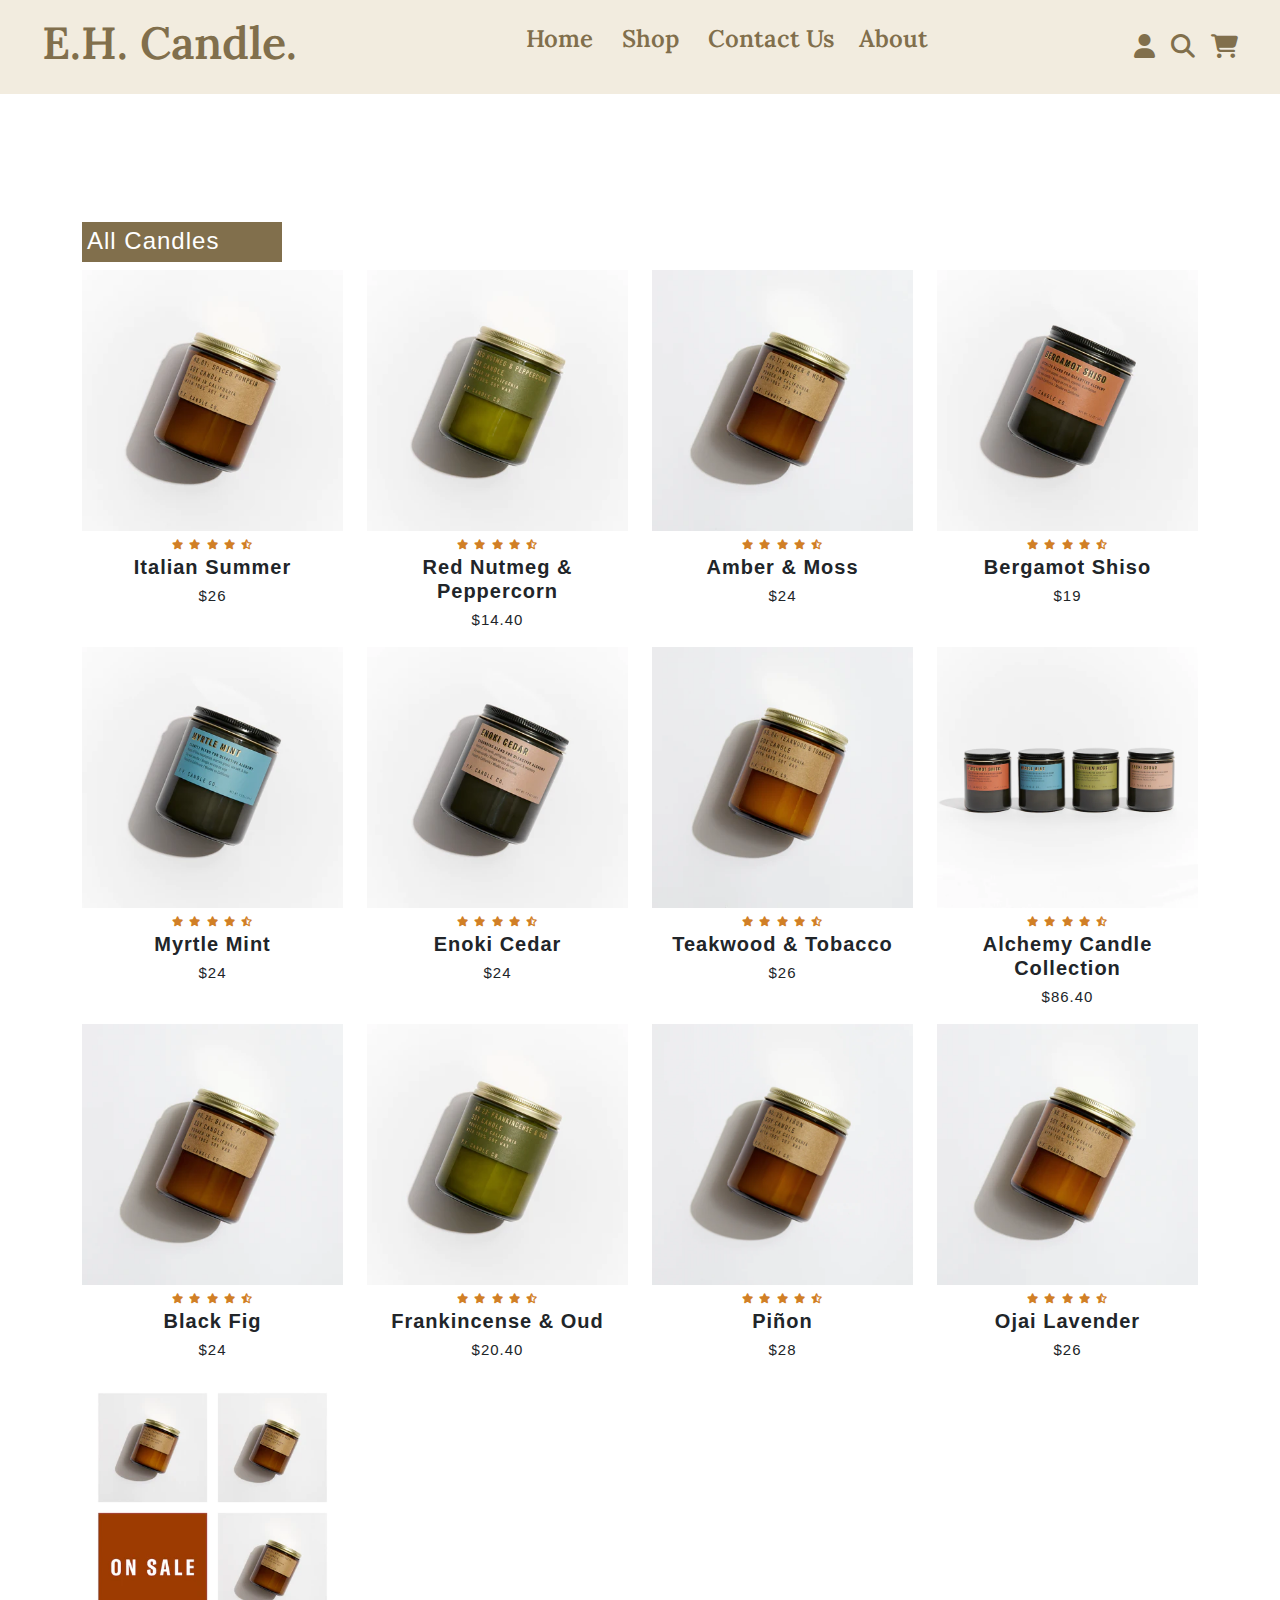
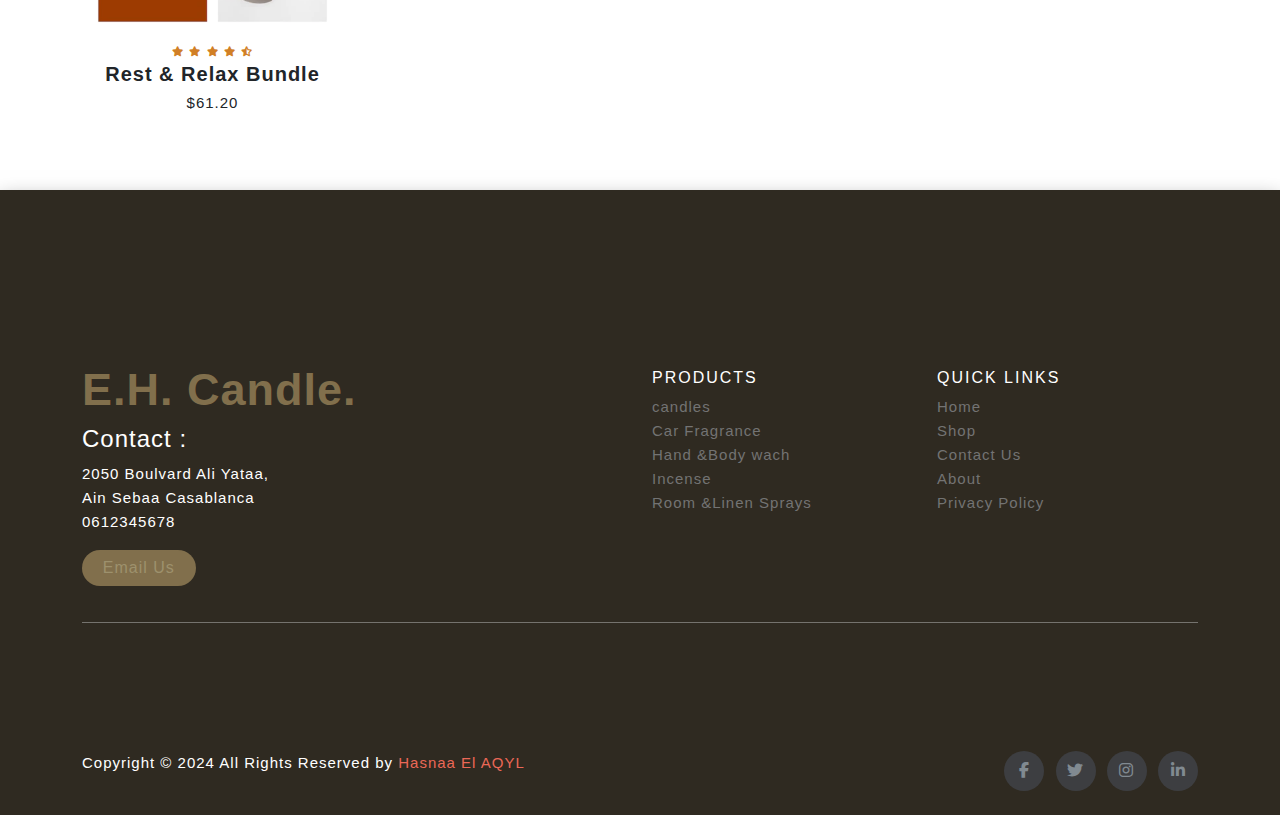
<file: products.html>
<!DOCTYPE html>
<html lang="en">
<head>
    <meta charset="UTF-8">
    <meta name="viewport" content="width=device-width, initial-scale=1.0">
    <title>Products</title>
    <link rel="stylesheet" href="products.css">
    <link href="https://fonts.googleapis.com/css2?family=Barlow+Condensed:wght@300&family=DM+Serif+Display&family=Lora&display=swap" rel="stylesheet">
    <link rel="stylesheet" href="https://cdnjs.cloudflare.com/ajax/libs/font-awesome/6.5.1/css/all.min.css">
    <link rel="stylesheet" href="bootstrap/css/bootstrap.min.css">
    <script defer src="bootstrap/js/bootstrap.min.js"></script>
    <link rel="stylesheet" href="https://unpkg.com/boxicons@latest/css/boxicons.min.css">
</head>
<body>
    <div class="container-1">
        <div class="nav-bar">
            <div style="position: relative;">
                <h1 class="logo">E.H. Candle. </h1>
            </div>
            <ul class="menu">
                <li><a class="nav-link" href="index.html">Home</a></li>
                <li class="deroulant">
                    <a class="nav-link" href="#">Shop</a>
                <ul class="sous">
                    <li><a href="carFragrance.html">Car Fragrance</a></li>
                    <li><a href="BodyWash">Hand &Body wash</a></li>
                    <li><a href="Incense">Incense</a></li>
                    <li><a href="Room">Room &Linen Sprays</a></li>
                </ul>
                </li>
                <li><a class="nav-link" href="">Contact Us</a>
                <li><a class="nav-link" href="">About</a>
                </li>
            </ul>  
            <div class="info">
                <a href="contact.html"><i class="fa-solid fa-user"></i></a>
                <a href=""><i class="fa fa-search" aria-hidden="true"></i></a>
                <a href=""><i class="fa-solid fa-cart-shopping"></i></a>
            </div>
        </div>

<!-- --------------------------------------------------------------------------------------- -->

    <div class="container">
        <h2>All Candles</h2>
        <div class="row">
            <div class="col-md-3">
                <div class="product-top">
                    <img src="image/prd_1.webp" alt="">
                    <div class="overlay">
                        <button type="button" class="btn btn-secondary" title="Quick shop">
                            <i class="fa fa-eye"></i>
                        </button>
                        <button type="button" class="btn btn-secondary" title="Add to Wishlist">
                            <i class="fa fa-heart"></i>
                        </button>
                        <button type="button" class="btn btn-secondary" title="Add to Cart">
                            <i class="fa fa-shopping-cart"></i>
                        </button>
                    </div>
                </div>
                <div class="product-bottom text-center">
                    <i class="fa -solid fa-star" aria-hidden="true"></i>
                    <i class="fa -solid fa-star" aria-hidden="true"></i>
                    <i class="fa -solid fa-star" aria-hidden="true"></i>
                    <i class="fa -solid fa-star" aria-hidden="true"></i>
                    <i class="fa -solid fa-star-half-stroke" aria-hidden="true"></i>
                    <h3>Italian Summer</h3>
                    <h5>$26</h5>
                </div>
            </div>

            <div class="col-md-3">
                <div class="product-top">
                    <img src="image/prd_3.webp" alt="">
                    <div class="overlay">
                        <button type="button" class="btn btn-secondary" title="Quick shop">
                            <i class="fa fa-eye"></i>
                        </button>
                        <button type="button" class="btn btn-secondary" title="Add to Wishlist">
                            <i class="fa fa-heart"></i>
                        </button>
                        <button type="button" class="btn btn-secondary" title="Add to Cart">
                            <i class="fa fa-shopping-cart"></i>
                        </button>
                    </div>
                </div>
                <div class="product-bottom text-center">
                    <i class="fa -solid fa-star" aria-hidden="true"></i>
                    <i class="fa -solid fa-star" aria-hidden="true"></i>
                    <i class="fa -solid fa-star" aria-hidden="true"></i>
                    <i class="fa -solid fa-star" aria-hidden="true"></i>
                    <i class="fa -solid fa-star-half-stroke" aria-hidden="true"></i>
                    <h3>Red Nutmeg & Peppercorn</h3>
                    <h5>$14.40</h5>
                </div>
            </div>

            <div class="col-md-3">
                <div class="product-top">
                    <img src="image/prd_11.webp" alt="">
                    <div class="overlay">
                        <button type="button" class="btn btn-secondary" title="Quick shop">
                            <i class="fa fa-eye"></i>
                        </button>
                        <button type="button" class="btn btn-secondary" title="Add to Wishlist">
                            <i class="fa fa-heart"></i>
                        </button>
                        <button type="button" class="btn btn-secondary" title="Add to Cart">
                            <i class="fa fa-shopping-cart"></i>
                        </button>
                    </div>
                </div>
                <div class="product-bottom text-center">
                    <i class="fa -solid fa-star" aria-hidden="true"></i>
                    <i class="fa -solid fa-star" aria-hidden="true"></i>
                    <i class="fa -solid fa-star" aria-hidden="true"></i>
                    <i class="fa -solid fa-star" aria-hidden="true"></i>
                    <i class="fa -solid fa-star-half-stroke" aria-hidden="true"></i>
                    <h3>Amber & Moss</h3>
                    <h5>$24</h5>
                </div>
            </div>

            <div class="col-md-3">
                <div class="product-top">
                    <img src="image/prd_4.webp" alt="">
                    <div class="overlay">
                        <button type="button" class="btn btn-secondary" title="Quick shop">
                            <i class="fa fa-eye"></i>
                        </button>
                        <button type="button" class="btn btn-secondary" title="Add to Wishlist">
                            <i class="fa fa-heart"></i>
                        </button>
                        <button type="button" class="btn btn-secondary" title="Add to Cart">
                            <i class="fa fa-shopping-cart"></i>
                        </button>
                    </div>
                </div>
                <div class="product-bottom text-center">
                    <i class="fa -solid fa-star" aria-hidden="true"></i>
                    <i class="fa -solid fa-star" aria-hidden="true"></i>
                    <i class="fa -solid fa-star" aria-hidden="true"></i>
                    <i class="fa -solid fa-star" aria-hidden="true"></i>
                    <i class="fa -solid fa-star-half-stroke" aria-hidden="true"></i>
                    <h3>Bergamot Shiso</h3>
                    <h5>$19</h5>
                </div>
            </div>
        </div>
        <div class="row">
            <div class="col-md-3">
                <div class="product-top">
                    <img src="image/prd_13.webp" alt="">
                    <div class="overlay">
                        <button type="button" class="btn btn-secondary" title="Quick shop">
                            <i class="fa fa-eye"></i>
                        </button>
                        <button type="button" class="btn btn-secondary" title="Add to Wishlist">
                            <i class="fa fa-heart"></i>
                        </button>
                        <button type="button" class="btn btn-secondary" title="Add to Cart">
                            <i class="fa fa-shopping-cart"></i>
                        </button>
                    </div>
                </div>
                <div class="product-bottom text-center">
                    <i class="fa -solid fa-star" aria-hidden="true"></i>
                    <i class="fa -solid fa-star" aria-hidden="true"></i>
                    <i class="fa -solid fa-star" aria-hidden="true"></i>
                    <i class="fa -solid fa-star" aria-hidden="true"></i>
                    <i class="fa -solid fa-star-half-stroke" aria-hidden="true"></i>
                    <h3>Myrtle Mint</h3>
                    <h5>$24</h5>
                </div>
            </div>

            <div class="col-md-3">
                <div class="product-top">
                    <img src="image/prd_14.webp" alt="">
                    <div class="overlay">
                        <button type="button" class="btn btn-secondary" title="Quick shop">
                            <i class="fa fa-eye"></i>
                        </button>
                        <button type="button" class="btn btn-secondary" title="Add to Wishlist">
                            <i class="fa fa-heart"></i>
                        </button>
                        <button type="button" class="btn btn-secondary" title="Add to Cart">
                            <i class="fa fa-shopping-cart"></i>
                        </button>
                    </div>
                </div>
                <div class="product-bottom text-center">
                    <i class="fa -solid fa-star" aria-hidden="true"></i>
                    <i class="fa -solid fa-star" aria-hidden="true"></i>
                    <i class="fa -solid fa-star" aria-hidden="true"></i>
                    <i class="fa -solid fa-star" aria-hidden="true"></i>
                    <i class="fa -solid fa-star-half-stroke" aria-hidden="true"></i>
                    <h3>Enoki Cedar</h3>
                    <h5>$24</h5>
                </div>
            </div>

            <div class="col-md-3">
                <div class="product-top">
                    <img src="image/prd_15.webp" alt="">
                    <div class="overlay">
                        <button type="button" class="btn btn-secondary" title="Quick shop">
                            <i class="fa fa-eye"></i>
                        </button>
                        <button type="button" class="btn btn-secondary" title="Add to Wishlist">
                            <i class="fa fa-heart"></i>
                        </button>
                        <button type="button" class="btn btn-secondary" title="Add to Cart">
                            <i class="fa fa-shopping-cart"></i>
                        </button>
                    </div>
                </div>
                <div class="product-bottom text-center">
                    <i class="fa -solid fa-star" aria-hidden="true"></i>
                    <i class="fa -solid fa-star" aria-hidden="true"></i>
                    <i class="fa -solid fa-star" aria-hidden="true"></i>
                    <i class="fa -solid fa-star" aria-hidden="true"></i>
                    <i class="fa -solid fa-star-half-stroke" aria-hidden="true"></i>
                    <h3>Teakwood & Tobacco</h3>
                    <h5>$26</h5>
                </div>
            </div>

            <div class="col-md-3">
                <div class="product-top">
                    <img src="image/prd_16.webp" alt="">
                    <div class="overlay">
                        <button type="button" class="btn btn-secondary" title="Quick shop">
                            <i class="fa fa-eye"></i>
                        </button>
                        <button type="button" class="btn btn-secondary" title="Add to Wishlist">
                            <i class="fa fa-heart"></i>
                        </button>
                        <button type="button" class="btn btn-secondary" title="Add to Cart">
                            <i class="fa fa-shopping-cart"></i>
                        </button>
                    </div>
                </div>
                <div class="product-bottom text-center">
                    <i class="fa -solid fa-star" aria-hidden="true"></i>
                    <i class="fa -solid fa-star" aria-hidden="true"></i>
                    <i class="fa -solid fa-star" aria-hidden="true"></i>
                    <i class="fa -solid fa-star" aria-hidden="true"></i>
                    <i class="fa -solid fa-star-half-stroke" aria-hidden="true"></i>
                    <h3>Alchemy Candle Collection</h3>
                    <h5>$86.40</h5>
                </div>
            </div>
        </div>
        <div class="row">
            <div class="col-md-3">
                <div class="product-top">
                    <img src="image/prd_17.webp" alt="">
                    <div class="overlay">
                        <button type="button" class="btn btn-secondary" title="Quick shop">
                            <i class="fa fa-eye"></i>
                        </button>
                        <button type="button" class="btn btn-secondary" title="Add to Wishlist">
                            <i class="fa fa-heart"></i>
                        </button>
                        <button type="button" class="btn btn-secondary" title="Add to Cart">
                            <i class="fa fa-shopping-cart"></i>
                        </button>
                    </div>
                </div>
                <div class="product-bottom text-center">
                    <i class="fa -solid fa-star" aria-hidden="true"></i>
                    <i class="fa -solid fa-star" aria-hidden="true"></i>
                    <i class="fa -solid fa-star" aria-hidden="true"></i>
                    <i class="fa -solid fa-star" aria-hidden="true"></i>
                    <i class="fa -solid fa-star-half-stroke" aria-hidden="true"></i>
                    <h3>Black Fig</h3>
                    <h5>$24</h5>
                </div>
            </div>

            <div class="col-md-3">
                <div class="product-top">
                    <img src="image/prd_18.webp" alt="">
                    <div class="overlay">
                        <button type="button" class="btn btn-secondary" title="Quick shop">
                            <i class="fa fa-eye"></i>
                        </button>
                        <button type="button" class="btn btn-secondary" title="Add to Wishlist">
                            <i class="fa fa-heart"></i>
                        </button>
                        <button type="button" class="btn btn-secondary" title="Add to Cart">
                            <i class="fa fa-shopping-cart"></i>
                        </button>
                    </div>
                </div>
                <div class="product-bottom text-center">
                    <i class="fa -solid fa-star" aria-hidden="true"></i>
                    <i class="fa -solid fa-star" aria-hidden="true"></i>
                    <i class="fa -solid fa-star" aria-hidden="true"></i>
                    <i class="fa -solid fa-star" aria-hidden="true"></i>
                    <i class="fa -solid fa-star-half-stroke" aria-hidden="true"></i>
                    <h3>Frankincense & Oud</h3>
                    <h5>$20.40</h5>
                </div>
            </div>

            <div class="col-md-3">
                <div class="product-top">
                    <img src="image/prd_19.webp" alt="">
                    <div class="overlay">
                        <button type="button" class="btn btn-secondary" title="Quick shop">
                            <i class="fa fa-eye"></i>
                        </button>
                        <button type="button" class="btn btn-secondary" title="Add to Wishlist">
                            <i class="fa fa-heart"></i>
                        </button>
                        <button type="button" class="btn btn-secondary" title="Add to Cart">
                            <i class="fa fa-shopping-cart"></i>
                        </button>
                    </div>
                </div>
                <div class="product-bottom text-center">
                    <i class="fa -solid fa-star" aria-hidden="true"></i>
                    <i class="fa -solid fa-star" aria-hidden="true"></i>
                    <i class="fa -solid fa-star" aria-hidden="true"></i>
                    <i class="fa -solid fa-star" aria-hidden="true"></i>
                    <i class="fa -solid fa-star-half-stroke" aria-hidden="true"></i>
                    <h3>Piñon</h3>
                    <h5>$28</h5>
                </div>
            </div>

            <div class="col-md-3">
                <div class="product-top">
                    <img src="image/prd_20.webp" alt="">
                    <div class="overlay">
                        <button type="button" class="btn btn-secondary" title="Quick shop">
                            <i class="fa fa-eye"></i>
                        </button>
                        <button type="button" class="btn btn-secondary" title="Add to Wishlist">
                            <i class="fa fa-heart"></i>
                        </button>
                        <button type="button" class="btn btn-secondary" title="Add to Cart">
                            <i class="fa fa-shopping-cart"></i>
                        </button>
                    </div>
                </div>
                <div class="product-bottom text-center">
                    <i class="fa -solid fa-star" aria-hidden="true"></i>
                    <i class="fa -solid fa-star" aria-hidden="true"></i>
                    <i class="fa -solid fa-star" aria-hidden="true"></i>
                    <i class="fa -solid fa-star" aria-hidden="true"></i>
                    <i class="fa -solid fa-star-half-stroke" aria-hidden="true"></i>
                    <h3>Ojai Lavender</h3>
                    <h5>$26</h5>
                </div>
            </div>
            <div class="col-md-3">
                <div class="product-top">
                    <img src="image/prd_12.webp" alt="">
                    <div class="overlay">
                        <button type="button" class="btn btn-secondary" title="Quick shop">
                            <i class="fa fa-eye"></i>
                        </button>
                        <button type="button" class="btn btn-secondary" title="Add to Wishlist">
                            <i class="fa fa-heart"></i>
                        </button>
                        <button type="button" class="btn btn-secondary" title="Add to Cart">
                            <i class="fa fa-shopping-cart"></i>
                        </button>
                    </div>
                </div>
                <div class="product-bottom text-center">
                    <i class="fa -solid fa-star" aria-hidden="true"></i>
                    <i class="fa -solid fa-star" aria-hidden="true"></i>
                    <i class="fa -solid fa-star" aria-hidden="true"></i>
                    <i class="fa -solid fa-star" aria-hidden="true"></i>
                    <i class="fa -solid fa-star-half-stroke" aria-hidden="true"></i>
                    <h3>Rest & Relax Bundle</h3>
                    <h5>$61.20</h5>
                </div>
            </div>
        </div>
        </div>
    </div>

<!-------------------------------------------------------------------------------------------->
<footer class="site-footer">
    <div class="container">
        <div class="row">
            <div class="col-sm-12 col-md-6">
                <div class="footer__addr">
                    <h1 class="footer_logo">E.H. Candle.</h1>
                    <h4>Contact :</h4>
                    <address>
                        <p>2050 Boulvard Ali Yataa, <br>Ain Sebaa Casablanca  <br> 0612345678</p>
                        <a class="footer__btn" href="#">Email Us</a>
                    </address>
                </div>
            </div>
            <div class="col-6 col-md-3">
                <h6>Products</h6>
                <ul class="footer-links ">
                    <li><a href="products.html">candles</a></li>
                    <li><a href="Car.html">Car Fragrance</a></li>
                    <li><a href="HandWash.html">Hand &Body wach</a></li>
                    <li><a href="Incense.html">Incense</a></li>
                    <li><a href="Room.html">Room &Linen Sprays</a></li>
                </ul>
            </div>
            <div class="col-6 col-md-3">
                <h6>Quick Links</h6>
                <ul class="footer-links">
                    <li><a href="#">Home</a></li>
                    <li><a href="#">Shop</a></li>
                    <li><a href="#">Contact Us</a></li>
                    <li><a href="#">About</a></li>
                    <li><a href="#">Privacy Policy</a></li>
                </ul>
            </div>
        </div>
            <hr class="small">
            </div>

            <div class="container">
            <div class="row">
                <div class="col-md-8 col-sm-6 col-12">
                    <p class="copyright-text">Copyright © 2024 All Rights Reserved by
                    <a href="#"><span class="logo">Hasnaa El AQYL</span></a>
                    </p>
                </div>
            <div class="col-md-4 col-sm-6 col-12">
                <ul class="social-icons">
                    <li><a class="facebook" href="#"><i class="fab fa-facebook-f"></i></a></li>
                    <li><a class="twitter" href="#"><i class="fab fa-twitter"></i></a></li>
                    <li><a class="instagram" href="#"><i class="fab fa-instagram"></i></a></li>
                    <li><a class="linkedin" href="#"><i class="fab fa-linkedin-in"></i></a></li>
                </ul>
            </div>
        </div>
    </div>
    </footer>


</body>
</html>
</file>
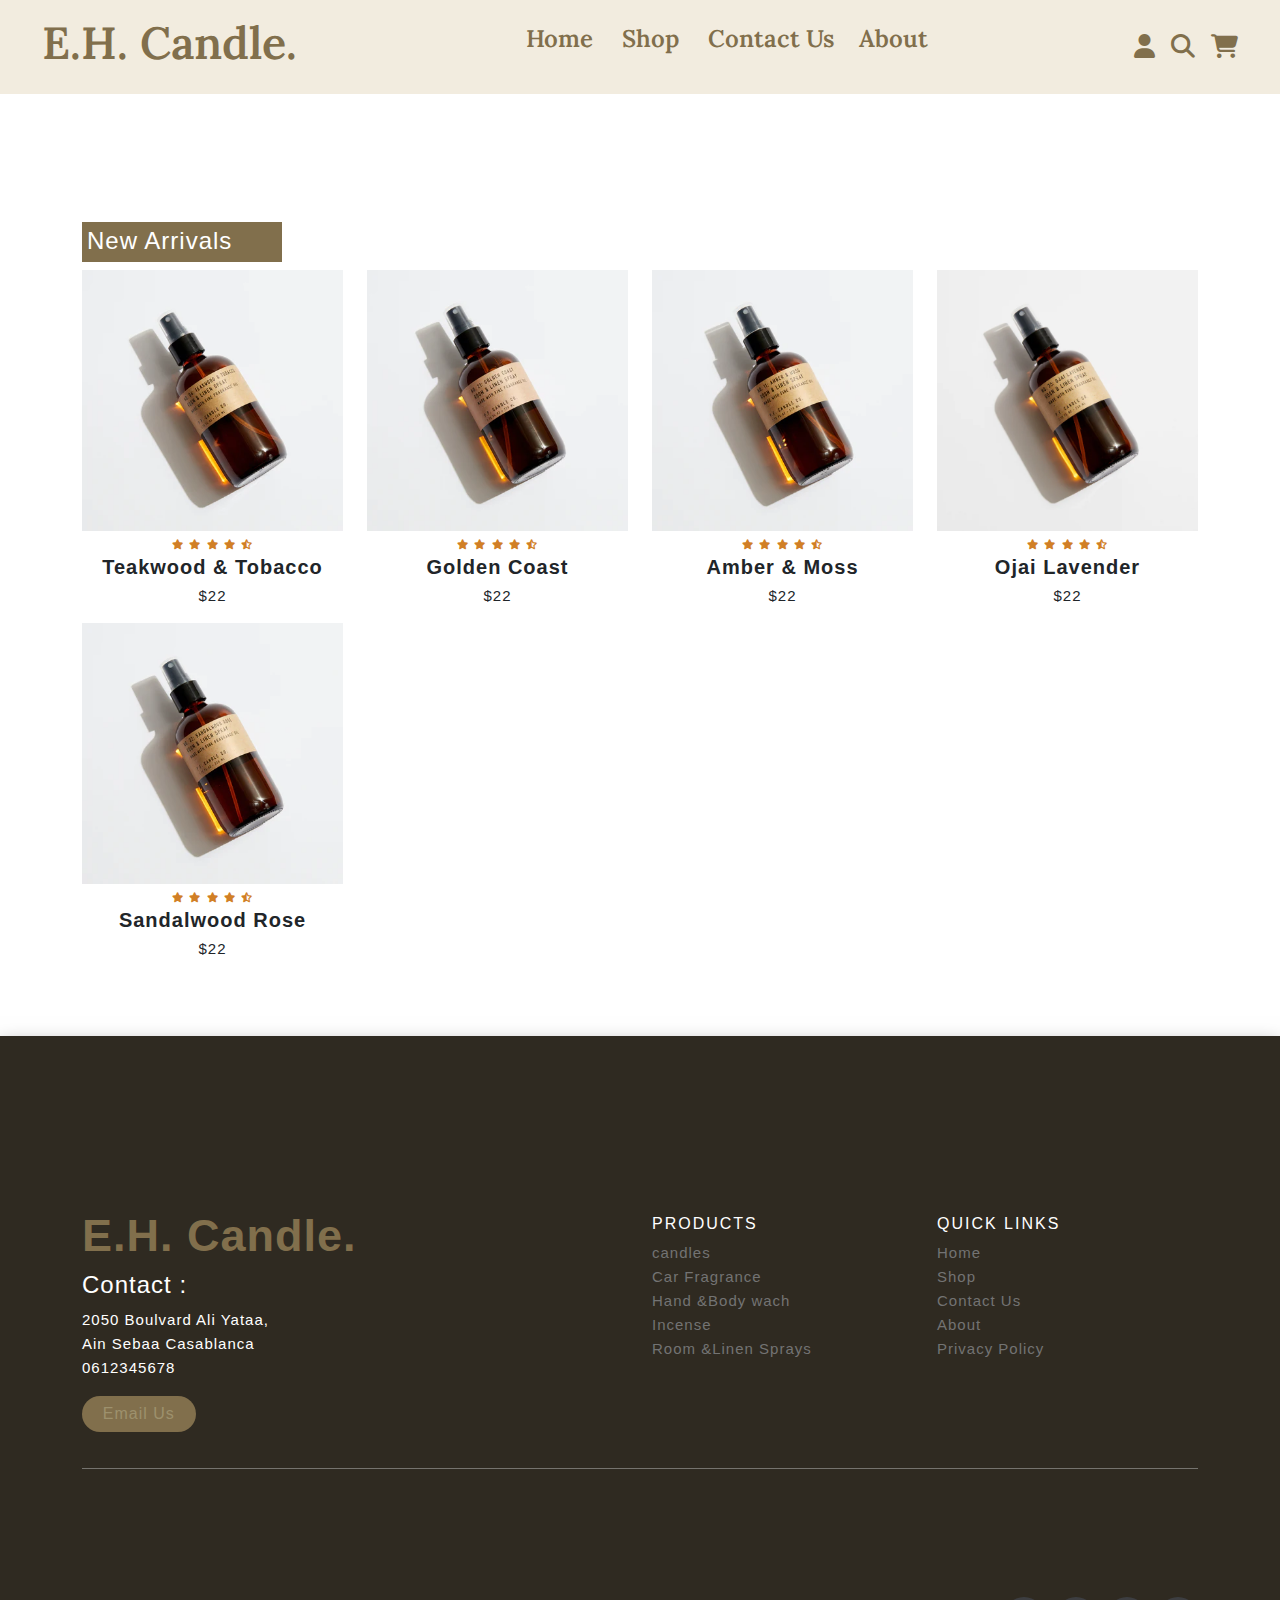
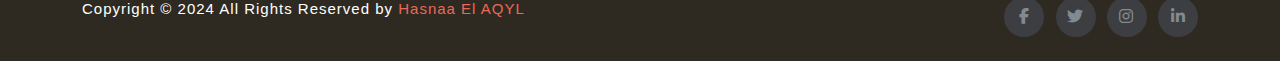
<file: Room.html>
<!DOCTYPE html>
<html lang="en">
<head>
    <meta charset="UTF-8">
    <meta name="viewport" content="width=device-width, initial-scale=1.0">
    <title>Products</title>
    <link rel="stylesheet" href="products.css">
    <link href="https://fonts.googleapis.com/css2?family=Barlow+Condensed:wght@300&family=DM+Serif+Display&family=Lora&display=swap" rel="stylesheet">
    <link rel="stylesheet" href="https://cdnjs.cloudflare.com/ajax/libs/font-awesome/6.5.1/css/all.min.css">
    <link rel="stylesheet" href="bootstrap/css/bootstrap.min.css">
    <script defer src="bootstrap/js/bootstrap.min.js"></script>
    <link rel="stylesheet" href="https://unpkg.com/boxicons@latest/css/boxicons.min.css">
</head>
<body>
    <div class="container-1">
        <div class="nav-bar">
            <div style="position: relative;">
                <h1 class="logo">E.H. Candle. </h1>
            </div>
            <ul class="menu">
                <li><a class="nav-link" href="index.html">Home</a></li>
                <li class="deroulant">
                    <a class="nav-link" href="#">Shop</a>
                <ul class="sous">
                    <li><a href="products.html">Candles</a></li>
                    <li><a href="carFragrance.html">Car Fragrance</a></li>
                    <li><a href="BodyWash.html">Hand &Body wash</a></li>
                    <li><a href="Incense.html">Incense</a></li>
                </ul>
                </li>
                <li><a class="nav-link" href="contact.html">Contact Us</a>
                <li><a class="nav-link" href="#about-us">About</a>
                </li>
            </ul>  
            <div class="info">
                <a href="contact.html"><i class="fa-solid fa-user"></i></a>
                <a href=""><i class="fa fa-search" aria-hidden="true"></i></a>
                <a href="products.html"><i class="fa-solid fa-cart-shopping"></i></a>
            </div>
        </div>

<!--------------------------background image------------------------------------------------------------>

    <!-- <div class="home">
        <div class="sectionHeader">
            <img src="https://pfcandleco.com/cdn/shop/files/All-Candles-Collection-Banner-1560x_1600x.jpg?v=1685050907" alt="img">
        </div>
        <div class="container">
            <div class="textSection">
                <h5></h5>
                <div class="text"></div>
            </div>
        </div>
    </div> -->


<!-- --------------------------------------------------------------------------------------- -->

    <div class="container">
        <h2>New Arrivals</h2>
        <div class="row">
            <div class="col-md-3">
                <div class="product-top">
                    <img src="image/prd_41.webp" alt="">
                    <div class="overlay">
                        <button type="button" class="btn btn-secondary" title="Quick shop">
                            <i class="fa fa-eye"></i>
                        </button>
                        <button type="button" class="btn btn-secondary" title="Add to Wishlist">
                            <i class="fa fa-heart"></i>
                        </button>
                        <button type="button" class="btn btn-secondary" title="Add to Cart">
                            <i class="fa fa-shopping-cart"></i>
                        </button>
                    </div>
                </div>
                <div class="product-bottom text-center">
                    <i class="fa -solid fa-star" aria-hidden="true"></i>
                    <i class="fa -solid fa-star" aria-hidden="true"></i>
                    <i class="fa -solid fa-star" aria-hidden="true"></i>
                    <i class="fa -solid fa-star" aria-hidden="true"></i>
                    <i class="fa -solid fa-star-half-stroke" aria-hidden="true"></i>
                    <h3>Teakwood & Tobacco</h3>
                    <h5>$22</h5>
                </div>
            </div>

            <div class="col-md-3">
                <div class="product-top">
                    <img src="image/prd_43.webp" alt="">
                    <div class="overlay">
                        <button type="button" class="btn btn-secondary" title="Quick shop">
                            <i class="fa fa-eye"></i>
                        </button>
                        <button type="button" class="btn btn-secondary" title="Add to Wishlist">
                            <i class="fa fa-heart"></i>
                        </button>
                        <button type="button" class="btn btn-secondary" title="Add to Cart">
                            <i class="fa fa-shopping-cart"></i>
                        </button>
                    </div>
                </div>
                <div class="product-bottom text-center">
                    <i class="fa -solid fa-star" aria-hidden="true"></i>
                    <i class="fa -solid fa-star" aria-hidden="true"></i>
                    <i class="fa -solid fa-star" aria-hidden="true"></i>
                    <i class="fa -solid fa-star" aria-hidden="true"></i>
                    <i class="fa -solid fa-star-half-stroke" aria-hidden="true"></i>
                    <h3>Golden Coast</h3>
                    <h5>$22</h5>
                </div>
            </div>

            <div class="col-md-3">
                <div class="product-top">
                    <img src="image/prd_42.webp" alt="">
                    <div class="overlay">
                        <button type="button" class="btn btn-secondary" title="Quick shop">
                            <i class="fa fa-eye"></i>
                        </button>
                        <button type="button" class="btn btn-secondary" title="Add to Wishlist">
                            <i class="fa fa-heart"></i>
                        </button>
                        <button type="button" class="btn btn-secondary" title="Add to Cart">
                            <i class="fa fa-shopping-cart"></i>
                        </button>
                    </div>
                </div>
                <div class="product-bottom text-center">
                    <i class="fa -solid fa-star" aria-hidden="true"></i>
                    <i class="fa -solid fa-star" aria-hidden="true"></i>
                    <i class="fa -solid fa-star" aria-hidden="true"></i>
                    <i class="fa -solid fa-star" aria-hidden="true"></i>
                    <i class="fa -solid fa-star-half-stroke" aria-hidden="true"></i>
                    <h3>Amber & Moss</h3>
                    <h5>$22</h5>
                </div>
            </div>

            <div class="col-md-3">
                <div class="product-top">
                    <img src="image/prd_44.webp" alt="">
                    <div class="overlay">
                        <button type="button" class="btn btn-secondary" title="Quick shop">
                            <i class="fa fa-eye"></i>
                        </button>
                        <button type="button" class="btn btn-secondary" title="Add to Wishlist">
                            <i class="fa fa-heart"></i>
                        </button>
                        <button type="button" class="btn btn-secondary" title="Add to Cart">
                            <i class="fa fa-shopping-cart"></i>
                        </button>
                    </div>
                </div>
                <div class="product-bottom text-center">
                    <i class="fa -solid fa-star" aria-hidden="true"></i>
                    <i class="fa -solid fa-star" aria-hidden="true"></i>
                    <i class="fa -solid fa-star" aria-hidden="true"></i>
                    <i class="fa -solid fa-star" aria-hidden="true"></i>
                    <i class="fa -solid fa-star-half-stroke" aria-hidden="true"></i>
                    <h3>Ojai Lavender</h3>
                    <h5>$22</h5>
                </div>
            </div>
        </div>
        <div class="row">
            <div class="col-md-3">
                <div class="product-top">
                    <img src="image/prd_45.webp" alt="">
                    <div class="overlay">
                        <button type="button" class="btn btn-secondary" title="Quick shop">
                            <i class="fa fa-eye"></i>
                        </button>
                        <button type="button" class="btn btn-secondary" title="Add to Wishlist">
                            <i class="fa fa-heart"></i>
                        </button>
                        <button type="button" class="btn btn-secondary" title="Add to Cart">
                            <i class="fa fa-shopping-cart"></i>
                        </button>
                    </div>
                </div>
                <div class="product-bottom text-center">
                    <i class="fa -solid fa-star" aria-hidden="true"></i>
                    <i class="fa -solid fa-star" aria-hidden="true"></i>
                    <i class="fa -solid fa-star" aria-hidden="true"></i>
                    <i class="fa -solid fa-star" aria-hidden="true"></i>
                    <i class="fa -solid fa-star-half-stroke" aria-hidden="true"></i>
                    <h3>Sandalwood Rose</h3>
                    <h5>$22</h5>
                </div>
            </div>
        </div>
    </div>

<!-------------------------------------------------------------------------------------------->
    <footer class="site-footer">
        <div class="container">
            <div class="row">
                <div class="col-sm-12 col-md-6">
                    <div class="footer__addr">
                        <h1 class="footer_logo">E.H. Candle.</h1>
                        <h4>Contact :</h4>
                        <address>
                            <p>2050 Boulvard Ali Yataa, <br>Ain Sebaa Casablanca  <br> 0612345678</p>
                            <a class="footer__btn" href="#">Email Us</a>
                        </address>
                    </div>
                </div>
                <div class="col-6 col-md-3">
                    <h6>Products</h6>
                    <ul class="footer-links ">
                        <li><a href="products.html">candles</a></li>
                        <li><a href="Car.html">Car Fragrance</a></li>
                        <li><a href="HandWash.html">Hand &Body wach</a></li>
                        <li><a href="Incense.html">Incense</a></li>
                        <li><a href="Room.html">Room &Linen Sprays</a></li>
                    </ul>
                </div>
                <div class="col-6 col-md-3">
                    <h6>Quick Links</h6>
                    <ul class="footer-links">
                        <li><a href="#">Home</a></li>
                        <li><a href="#">Shop</a></li>
                        <li><a href="#">Contact Us</a></li>
                        <li><a href="#">About</a></li>
                        <li><a href="#">Privacy Policy</a></li>
                    </ul>
                </div>
            </div>
                <hr class="small">
        </div>

                <div class="container">
                <div class="row">
                    <div class="col-md-8 col-sm-6 col-12">
                        <p class="copyright-text">Copyright © 2024 All Rights Reserved by
                        <a href="#"><span class="logo">Hasnaa El AQYL</span></a>
                        </p>
                    </div>
                <div class="col-md-4 col-sm-6 col-12">
                    <ul class="social-icons">
                        <li><a class="facebook" href="#"><i class="fab fa-facebook-f"></i></a></li>
                        <li><a class="twitter" href="#"><i class="fab fa-twitter"></i></a></li>
                        <li><a class="instagram" href="#"><i class="fab fa-instagram"></i></a></li>
                        <li><a class="linkedin" href="#"><i class="fab fa-linkedin-in"></i></a></li>
                    </ul>
                </div>
            </div>
        </div>
    </footer>


</body>
</html>
</file>
<file: candle.css>
*{
    margin: 0;
    padding: 0;
    box-sizing: border-box;
    scroll-behavior: smooth;
    list-style: none;
    text-decoration: none;
}
body{
    font-weight: 400;
    font-style: normal;
    color: #454545;
    background: #f2ecdf;
    line-height: 1.5;
}

.text-wrapper{
    display: flex;
    justify-content: flex-start;
    background: #84360b;
    overflow: hidden;
    padding: 7px 10px;
}

.text{
    color: #f2ecdf;
    font-size: 12px;
    text-transform: uppercase;
    letter-spacing: 3px;
    white-space: nowrap;
    padding: 0 3rem;
    animation: move-1 6000ms linear infinite;
}

@keyframes move-1 {
    0%{
        transform: translateX(0);
    }
    100%{
        transform: translateX(-100%);
    }
}


.container-1{
    /* height: 68vh; */
    width: 100%;
    font-family: 'Lora', serif;
}
.container-1 .home{
    padding-left: 15px;
    padding-right: 15px;
    margin: auto;
}
.nav-bar{
    display: flex;
    align-items: center;
    justify-content: space-between;
    padding: 16px 42px;
    background-color: #f2ecdf;
    justify-content: space-between;
}
.nav-bar .logo {
    color:#816f4c;
    font-size: 45px;
    font-weight: 600;
    cursor: pointer;
}

.menu li{
    list-style: none;
    display: inline-block;
    position: relative;
}
.menu li .nav-link{
    display: block;
    text-decoration: none;
    color: #816f4c;
    font-size: 24px;
    font-weight: 600;
    margin-left: 25px;
    position: relative;
    transition: .4s ease;
}
.menu li .nav-link:hover{
    color: #40392cb5;
    font-size:26px;
    border-bottom: 1px solid grey;
}
.menu ul > ::after{
    content: "";
    display: table;
    clear: both;
}
.sous{
    display: none; 
    box-shadow: 0px 1px 2px #CCC;
    background-color: #f2ecdf;
    position: absolute;
    margin-right: 40vh;
    z-index: 1000;
}
.deroulant:hover .sous{
    display: block;
}
.sous li {
    float: none;
    width: 50vh;
    text-align: left;
    margin-top: 10px;
    margin-bottom: 15px;
}
.sous a{
    padding: 5px;
    border-bottom: none;
    text-decoration: none;
    color: #c1a368;
    font-size: 20px;
}
.sous a:hover{
    border-bottom: none;
    padding-left: 3px;
    color: rgb(34, 114, 130);
}
.deroulant >::after{
    font-size: 12px;
}
.info {
    text-decoration: none;
    font-size: 24px;
    font-weight: 600;
    margin-left: 25px;
    transition: .4s ease;
}
.info a {
    color: #816f4c;
    margin-left: 10px;
}
.info a:hover {
    color: #000000;
}
.home{
    width: 100%;
    height: 90vh;
    background: linear-gradient(#ffffff2e, #21201e7d),url(image/main_image.webp);
    background-size: cover;
    background-position: center;
    background-repeat: no-repeat;
}
.title-1{
    font-size: 56px;
    font-weight: 600;
    color: #ffffff;
    padding-top: 30vh;
}
.home button{
    height: 40px;
    color:  #030303;
    font-size: 20px;
    background: #816f4c;
    padding: 6px 33px;
    margin-top: 5px;
    border: none;
    cursor: pointer;
    border-radius: 10px;
    transition: all 0.4s ease-in-out;
}
.home button:hover{
    background: #edd8b7;
    border: 2px solid #2d21108b;
} 

/* -------------------------main section--------------------------- */

main{
    color: #f2ecdf;
    background: #84360b;
    padding: 11px
}
.section {
    padding: 15px 0;
    margin: 0 auto;
    text-align: center;
    margin-bottom: 5px;
    display: block;
    font-family: 'Segoe UI', Tahoma, Geneva, Verdana, sans-serif;
}
.section h6 {
    font-size: 20px;
    align-items: center;
    padding: 10px;
}
.section p {
    font-size: 30px;
    padding: 15px;
}

/*------------------ image-card section------------------------------------------------*/

.wrapper{
    display: flex;
    width: 100%;
    justify-content: space-evenly;
    margin-top: 80px;
}
.card{
    width: 300px;
    height: 360px;
    padding: 2rem 1rem;
    background: #fff;
    position: relative;
    display: flex;
    align-items: flex-end;
    box-shadow: 0px 7px 10px rgba(0,0,0,0.5);
    transition: 0.5s ease-in-out;
    justify-content: space-between;
}
.card:hover{
    transform: translateY(20px);
}
.card::before{
    content: "";
    position: absolute;
    top: 0;
    left: 0;
    display: block;
    width: 100%;
    height: 100%;
    background: linear-gradient(to bottom, rgba(208, 210, 127, 0.5), rgb(69, 51, 31));
    z-index: 2;
    transition: 0.5s all;
    opacity: 0;
}
.card:hover::before{
    opacity: 1;
}
.card img {
    width: 100%;
    height: 100%;
    object-fit: cover;
    position: absolute;
    top: 0;
    left: 0;
}

.card .info{
    position: relative;
    z-index: 3;
    color: #21201e;
    opacity: 0;
    transform: translateY(30px);
    transition: 0.5s all;
}

.card:hover .info{
    opacity: 1;
    transform: translateY(0px);
}

.card .info h1 {
    margin: 0;
}
.card .info p {
    letter-spacing: 1px;
    font-size: 15px;
    margin-top: 8px;
    margin-bottom: 20px;
}
.card .info .btn{
    text-decoration: none;
    padding: 0.5rem 1rem;
    background: #ffc99a;
    color: #000;
    font-size: 14px;
    font-weight: bold;
    cursor: pointer;
    transition: 0.4s ease-in-out;
}

/* ------------------info section---------------------------------------- */


.content-section{
    margin-top: 25px;
    padding-top: 55px;
    color: #55482e;
}
.content-columns{
    padding: 0 40px 40px;
    display: block;
}
header {
    margin: 50px 0;
    position: relative;
}
.section-title {
    text-align: center;
}
.content-columns h1 {
    color: #816f4c;
    display: inline;
    font-family:'Trebuchet MS', 'Lucida Sans Unicode', 'Lucida Grande', 'Lucida Sans', Arial, sans-serif;
    font-size: 36px;
    padding: 0 25px;
}
.content-columns .content {
    display: flex;
    flex-wrap: wrap;
    justify-content: space-around;
    text-align: center;
    margin-bottom: 30px;
}
.content .column {
    color: #816f4c;
    padding-bottom: 10px;
}
.content .column h2 {
    font-size: 20px;
    color: #7a6c21;
    text-transform: uppercase;
    font-family: 'Lora';
    margin-bottom: 0;
    line-height: 32px;
    letter-spacing: 0;
}
.content .column h3 {
    max-width: 500px;
    margin: 0 auto;
    font-size: inherit;
    font-weight: inherit;
}
center{
    display: block;
    text-align: -webkit-center;
}
center a{
    background: #816f4c;
    color: #f2ecdf;
    border: none;
    margin-top: 20px;
    text-decoration: none;
}
.button-content{
    font-family: monospace;
    font-size: 16px;
    letter-spacing: .15em;
    padding: 7px 28px;
    position: relative;
}

/* -----------------about us section---------------------------------------- */

.container-lg{
    margin-top: 60px;
}
.sec-text{
    color: #fff;
    background-color: #816f4c;
    width: 100%;
    height: 100%;
}
.sec-text .titre {
    font-size: 47px;
    margin-bottom: 20px;
    font-family: emoji;
}
#img8{
    width: 100%;
}
#h5{
    color: #ecc985cf;
    font-family: emoji;
}
.sec-text p {
    font-size: 16px;
    margin-bottom: 15px;
    color: #fffefe;
}
.about-btn {
    display: inline-block;
    padding: 10px 20px;
    background-color: #413511;
    color: #fff;
    text-decoration: none;
    border-radius: 5px;
    font-family: emoji;
    transition: background-color 0.3s;
}
.about-btn:hover {
    background-color: #d8bf8e;
}
@keyframes colorChange {
    0% {
        color: #000;
    }
    50% {
        color: #dcc192;
    }
    100% {
        color: #000;
    }
}
.titre {
    animation: colorChange 5s infinite;
}

/* -----------------------footer section ---------------------------------------------- */

.site-footer {
    background-color: #2e2c27;
    padding: 45px 0 20px;
    font-size: 15px;
    line-height: 24px;
    margin-top: 60px;
    color: #d5c6a9;
    box-shadow: 0 10px 20px rgba(0,0,0,0.5);
}
.footer_addr {
    margin-right: 1.25em;
}
.footer_logo {
    color:#816f4c;
    font-size: 45px;
    font-weight: 600;
    cursor: pointer;
    text-transform: capitalize
}
.footer_addr h4 {
    margin-top: 1.3em;
    font-size: 15px;
    font-weight: 400;
}
.footer address {
    font-style: normal;
    color: #999;
}
.footer__btn {
    display: flex;
    align-items: center;
    justify-content: center;
    height: 36px;
    text-decoration: none;
    max-width: max-content;
    background-color: #816f4c;
    border-radius: 100px;
    line-height: 0;
    margin: 0.6em 0;
    font-size: 1rem;
    padding: 0 1.3em;
}
.site-footer hr {
    border-top-color: #bbb;
    opacity: 0.5;
}
.site-footer hr.small {
    margin: 20px 0;
}
.site-footer h6 {
    color: #fff;
    font-size: 16px;
    text-transform: uppercase;
    margin-top: 5px;
    letter-spacing: 2px;
}
.site-footer a {
    color: rgb(157 145 109);
    text-decoration: none;
}
.site-footer a:hover {
    color: #fff;
}
.footer-links {
    padding-left: 0;
    list-style: none;
}
.footer-links li {
    display: block;
}
.footer-links a {
    color: #737373;
}
.footer-links a:active,
.footer-links a:focus,
.footer-links a:hover {
    color: #fff;
    text-decoration: none;
}
.site-footer .social-icons {
    text-align: right;
}
.site-footer .social-icons a {
    width: 40px;
    height: 40px;
    line-height: 40px;
    margin-left: 6px;
    margin-right: 0;
    border-radius: 100%;
    background-color: #3d3e41;
}
.copyright-text {
    margin: 0;
}
@media (max-width: 991px) {
.site-footer [class^="col-"] {
margin-bottom: 30px;
}
}
@media (max-width: 767px) {
.site-footer {
    padding-bottom: 0;
}
.site-footer .copyright-text,
.site-footer .social-icons {
    text-align: center;
}
}
.social-icons {
    padding-left: 0;
    margin-bottom: 0;
    list-style: none;
}
.social-icons li {
    display: inline-block;
    margin-bottom: 4px;
}
.social-icons a {
    background-color: #eceeef;
    color: #818a91;
    font-size: 16px;
    display: inline-block;
    line-height: 44px;
    width: 44px;
    height: 44px;
    text-align: center;
    margin-right: 8px;
    border-radius: 100%;
    -webkit-transition: all 0.2s linear;
    -o-transition: all 0.2s linear;
    transition: all 0.2s linear;
}
.logo{
    color:#eb6857;
}
.social-icons a:active,
.social-icons a:focus,
.social-icons a:hover {
    color: #fff;
    background-color: #29aafe;
}
.social-icons a.facebook:hover {
    background-color: #3b5998;
}
.social-icons a.twitter:hover {
    background-color: #00aced;
}
.social-icons a.linkedin:hover {
    background-color: #007bb6;
}
.social-icons a.instagram:hover {
    background-color: #ea4c89;
}

@import url('https://fonts.googleapis.com/css2?family=Poppins:wght@300;400;500;600;700&display=swap');
</file>
<file: products.css>
*{
    margin: 0;
    padding: 0;
    box-sizing: border-box;
    scroll-behavior: smooth;
    list-style: none;
    text-decoration: none;
}
body{
    font-weight: 400;
    font-style: normal;
    color: #454545;
    background: #f2ecdf;
    line-height: 1.5;
}
.container-1{
    width: 100%;
    font-family: 'Lora', serif;
}
.container-1 .home{
    padding-left: 15px;
    padding-right: 15px;
    margin: auto;
}
.nav-bar{
    display: flex;
    align-items: center;
    justify-content: space-between;
    padding: 16px 42px;
    background-color: #f2ecdf;
    justify-content: space-between;
}
.nav-bar .logo {
    color:#816f4c;
    font-size: 45px;
    font-weight: 600;
    cursor: pointer;
}

.menu li{
    list-style: none;
    display: inline-block;
}
.menu li .nav-link{
    text-decoration: none;
    color: #816f4c;
    font-size: 24px;
    font-weight: 600;
    margin-left: 25px;
    transition: .4s ease;
}
.menu li .nav-link:hover{
    color: #40392cb5;
    font-size:26px;
    border-bottom: 1px solid grey;
}
.menu ul > ::after{
    content: "";
    display: table;
    clear: both;
}
.sous{
    display: none; 
    box-shadow: 0px 1px 2px #CCC;
    background-color: #f2ecdf;
    position: absolute;
    margin-right: 40vh;
    z-index: 1000;
}
.deroulant:hover .sous{
    display: block;;
}
.sous li {
    float: none;
    width: 50vh;
    text-align: left;
    margin-top: 10px;
    margin-bottom: 15px;
}
.sous a{
    padding: 5px;
    border-bottom: none;
    text-decoration: none;
    color: #c1a368;
    font-size: 20px;
}
.sous a:hover{
    border-bottom: none;
    padding-left: 3px;
    color: rgb(34, 114, 130);
}
.deroulant >::after{
    font-size: 12px;
}
.info {
    text-decoration: none;
    font-size: 24px;
    font-weight: 600;
    margin-left: 25px;
    transition: .4s ease;
}
.info a {
    color: #816f4c;
    margin-left: 10px;
}
.info a:hover {
    color: #000000;
}
/* ---------------------------------------------------------------- */

/* .container-1 .home{
    padding-left: 0px;
    padding-right: 10px;
    margin: auto;
    margin-bottom: 50px;
}
.sectionHeader{
    width: 100%;
    height: 90vh;
    background-size: cover;
    background-position: center;
    background-repeat: no-repeat;
} */

/* ----------------------------------------------------------------------- */

.container{
    width: 100%;
    margin-top: 10%;
    font-family: Arial, Helvetica, sans-serif;
    letter-spacing: 1px;
}
.container h2{
    background: #816f4c;
    color: #fff;
    width: 200px;
    font-size: 24px;
    padding: 5px;
    height: 40px;
}
.row{
    margin-top: 30px;
}
img{
    width: 100%;
}
.product-bottom .fa {
    color: #d17f26;
    font-size: 10px;
}
.product-bottom h3{
    font-size: 20px;
    font-weight: bold;
}
.product-bottom h5{
    font-size: 15px;
    padding-bottom: 10px;
}
.product-top{
    position: relative;
}
.overlay {
    display: block;
    opacity: 0;
    position: absolute;
    top: 0;
    left: -5px;
    width: 70px;

}
.product-top:hover .overlay{
    opacity: 1;
    margin-left: 10px;
    transition: 0.5s;
}
.overlay .fa {
    cursor: pointer;
    background-color: #767070;
    color: #000;
    height: 35px;
    width: 35px;
    font-size: 20px;
    padding: 7px;
    margin: 5%;
    margin-bottom: 5%;
}
.overlay .btn-secondary {
    background: transparent !important;
    border: none !important;
    box-shadow: none !important;
}

/* ---------------footer section-------------------------------------- */
.site-footer {
    background-color: #2f2a21;
    padding: 45px 0 20px;
    font-size: 15px;
    line-height: 24px;
    margin-top: 60px;
    color: #ffffff;
    box-shadow: 0 10px 20px rgba(0,0,0,0.5);
}
.footer_addr {
    margin-right: 1.25em;
}
.footer_logo {
    color:#816f4c;
    font-size: 45px;
    font-weight: 600;
    cursor: pointer;
    text-transform: capitalize
}
.footer_addr h4 {
    margin-top: 1.3em;
    font-size: 15px;
    font-weight: 400;
}
.footer address {
    font-style: normal;
    color: #999;
}
.footer__btn {
    display: flex;
    align-items: center;
    justify-content: center;
    height: 36px;
    text-decoration: none;
    max-width: max-content;
    background-color: #816f4c;
    border-radius: 100px;
    line-height: 0;
    margin: 0.6em 0;
    font-size: 1rem;
    padding: 0 1.3em;
}
.site-footer hr {
    border-top-color: #bbb;
    opacity: 0.5;
}
.site-footer hr.small {
    margin: 20px 0;
}
.site-footer h6 {
    color: #fff;
    font-size: 16px;
    text-transform: uppercase;
    margin-top: 5px;
    letter-spacing: 2px;
}
.site-footer a {
    color: rgb(157 145 109);
    text-decoration: none;
}
.site-footer a:hover {
    color: #fff;
}
.footer-links {
    padding-left: 0;
    list-style: none;
}
.footer-links li {
    display: block;
}
.footer-links a {
    color: #737373;
}
.footer-links a:active,
.footer-links a:focus,
.footer-links a:hover {
    color: #fff;
    text-decoration: none;
}
.site-footer .social-icons {
    text-align: right;
}
.site-footer .social-icons a {
    width: 40px;
    height: 40px;
    line-height: 40px;
    margin-left: 6px;
    margin-right: 0;
    border-radius: 100%;
    background-color: #3d3e41;
}
.copyright-text {
    margin: 0;
}
@media (max-width: 991px) {
.site-footer [class^="col-"] {
margin-bottom: 30px;
}
}
@media (max-width: 767px) {
.site-footer {
    padding-bottom: 0;
}
.site-footer .copyright-text,
.site-footer .social-icons {
    text-align: center;
}
}
.social-icons {
    padding-left: 0;
    margin-bottom: 0;
    list-style: none;
}
.social-icons li {
    display: inline-block;
    margin-bottom: 4px;
}
.social-icons a {
    background-color: #eceeef;
    color: #818a91;
    font-size: 16px;
    display: inline-block;
    line-height: 44px;
    width: 44px;
    height: 44px;
    text-align: center;
    margin-right: 8px;
    border-radius: 100%;
    -webkit-transition: all 0.2s linear;
    -o-transition: all 0.2s linear;
    transition: all 0.2s linear;
}
.logo{
    color:#eb6857;
}
.social-icons a:active,
.social-icons a:focus,
.social-icons a:hover {
    color: #fff;
    background-color: #29aafe;
}
.social-icons a.facebook:hover {
    background-color: #3b5998;
}
.social-icons a.twitter:hover {
    background-color: #00aced;
}
.social-icons a.linkedin:hover {
    background-color: #007bb6;
}
.social-icons a.instagram:hover {
    background-color: #ea4c89;
}

@import url('https://fonts.googleapis.com/css2?family=Poppins:wght@300;400;500;600;700&display=swap');
</file>
